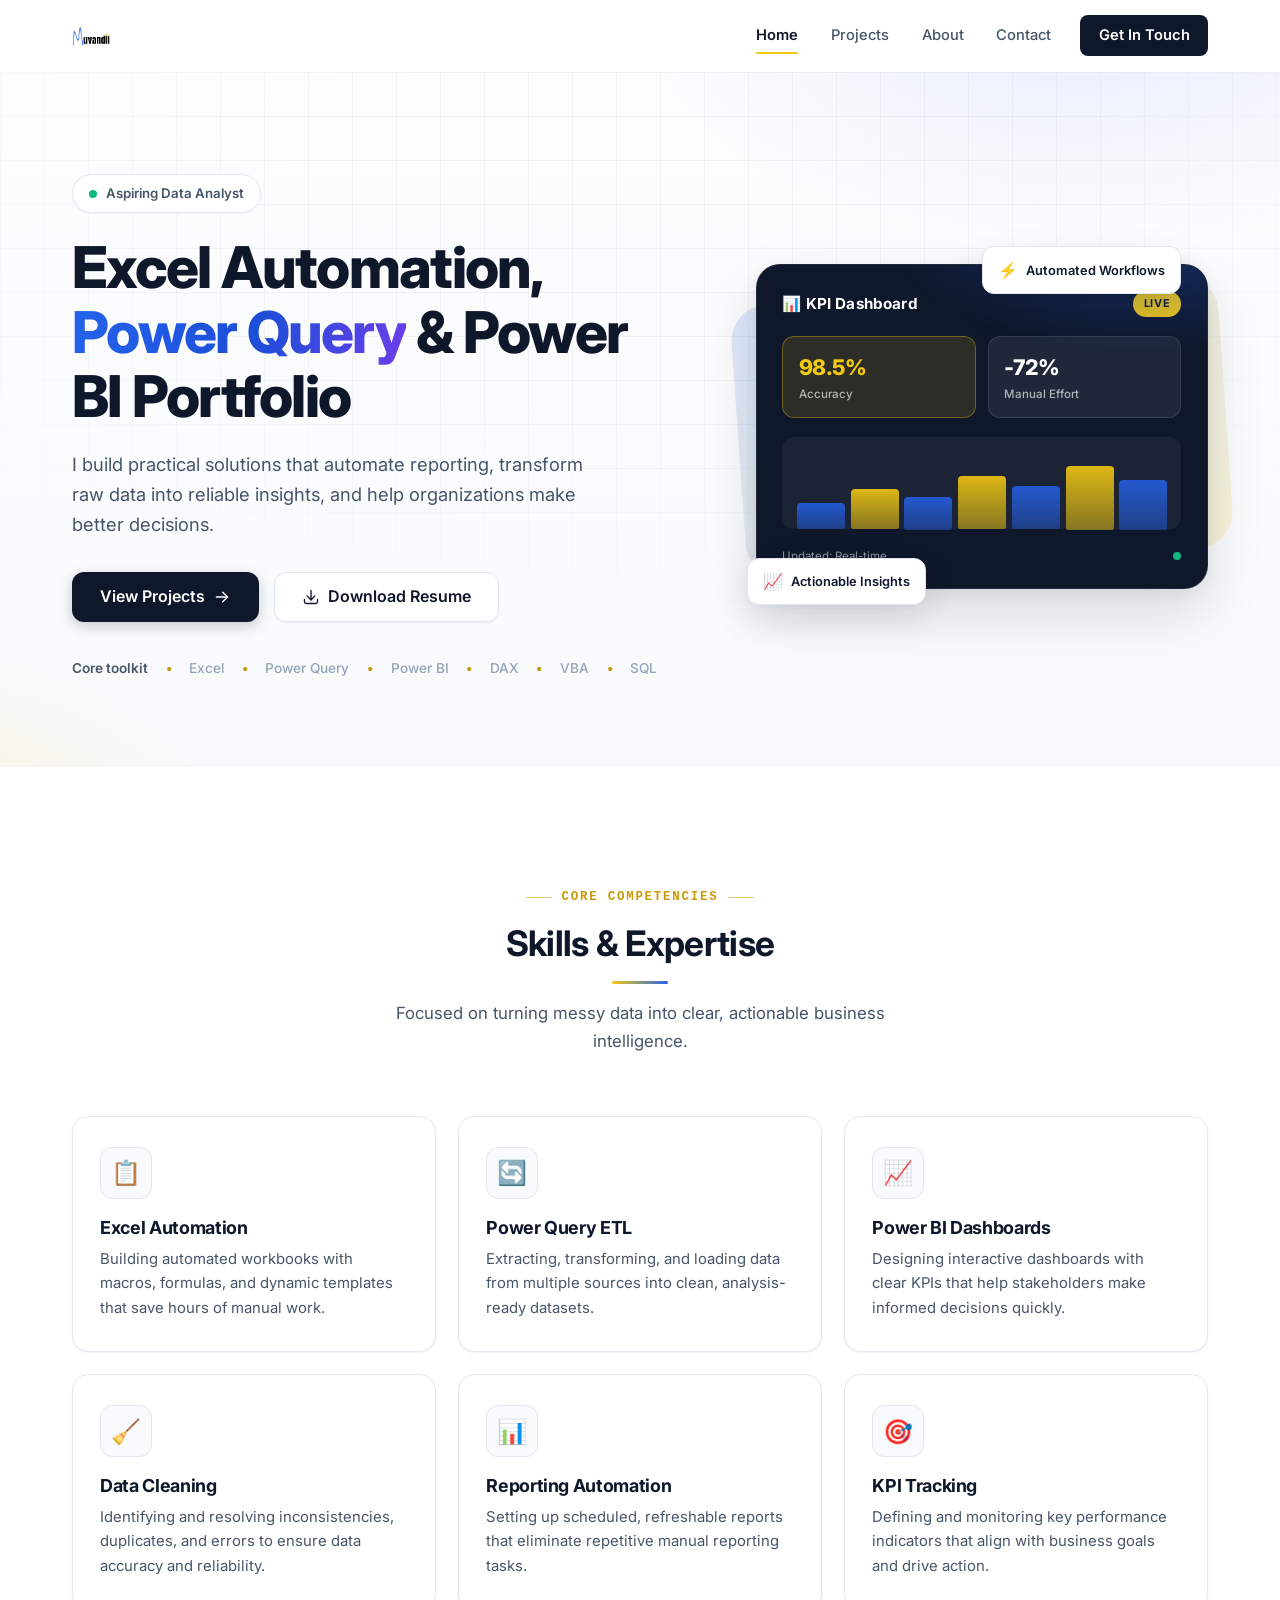
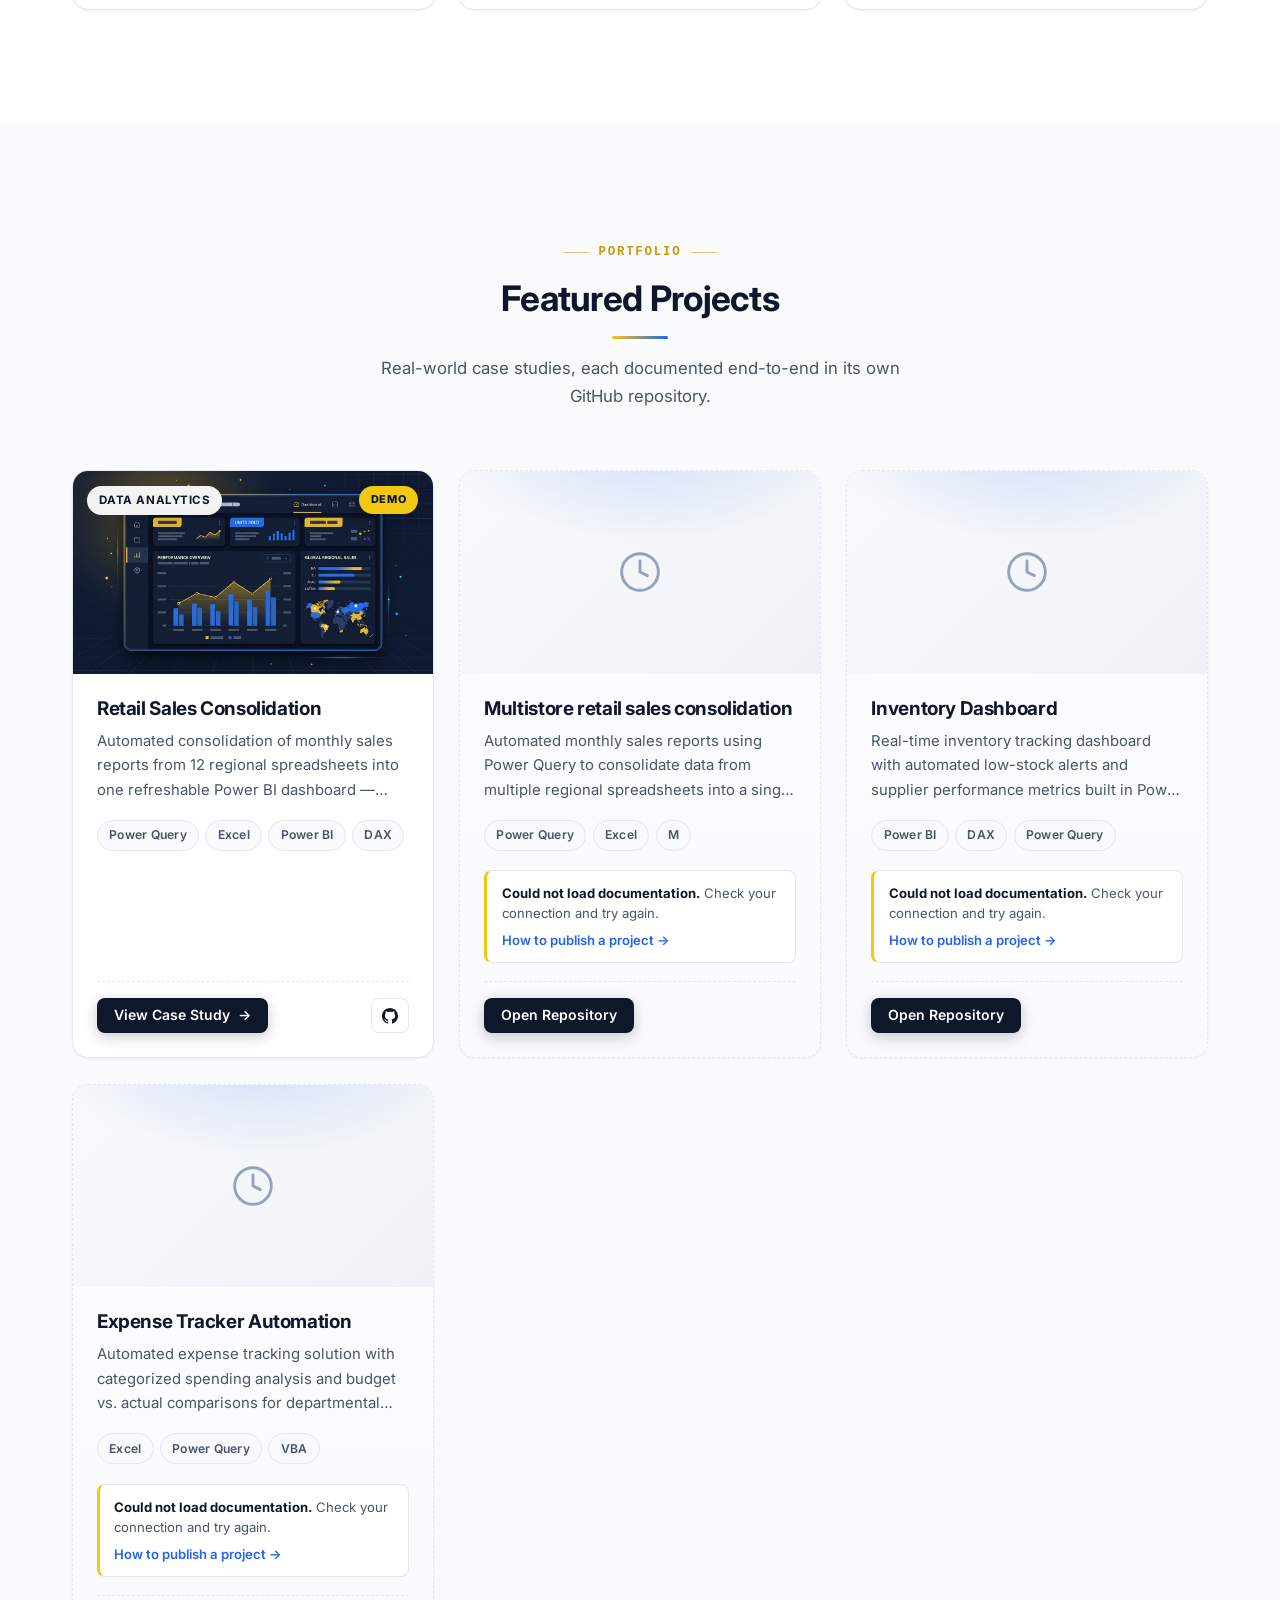
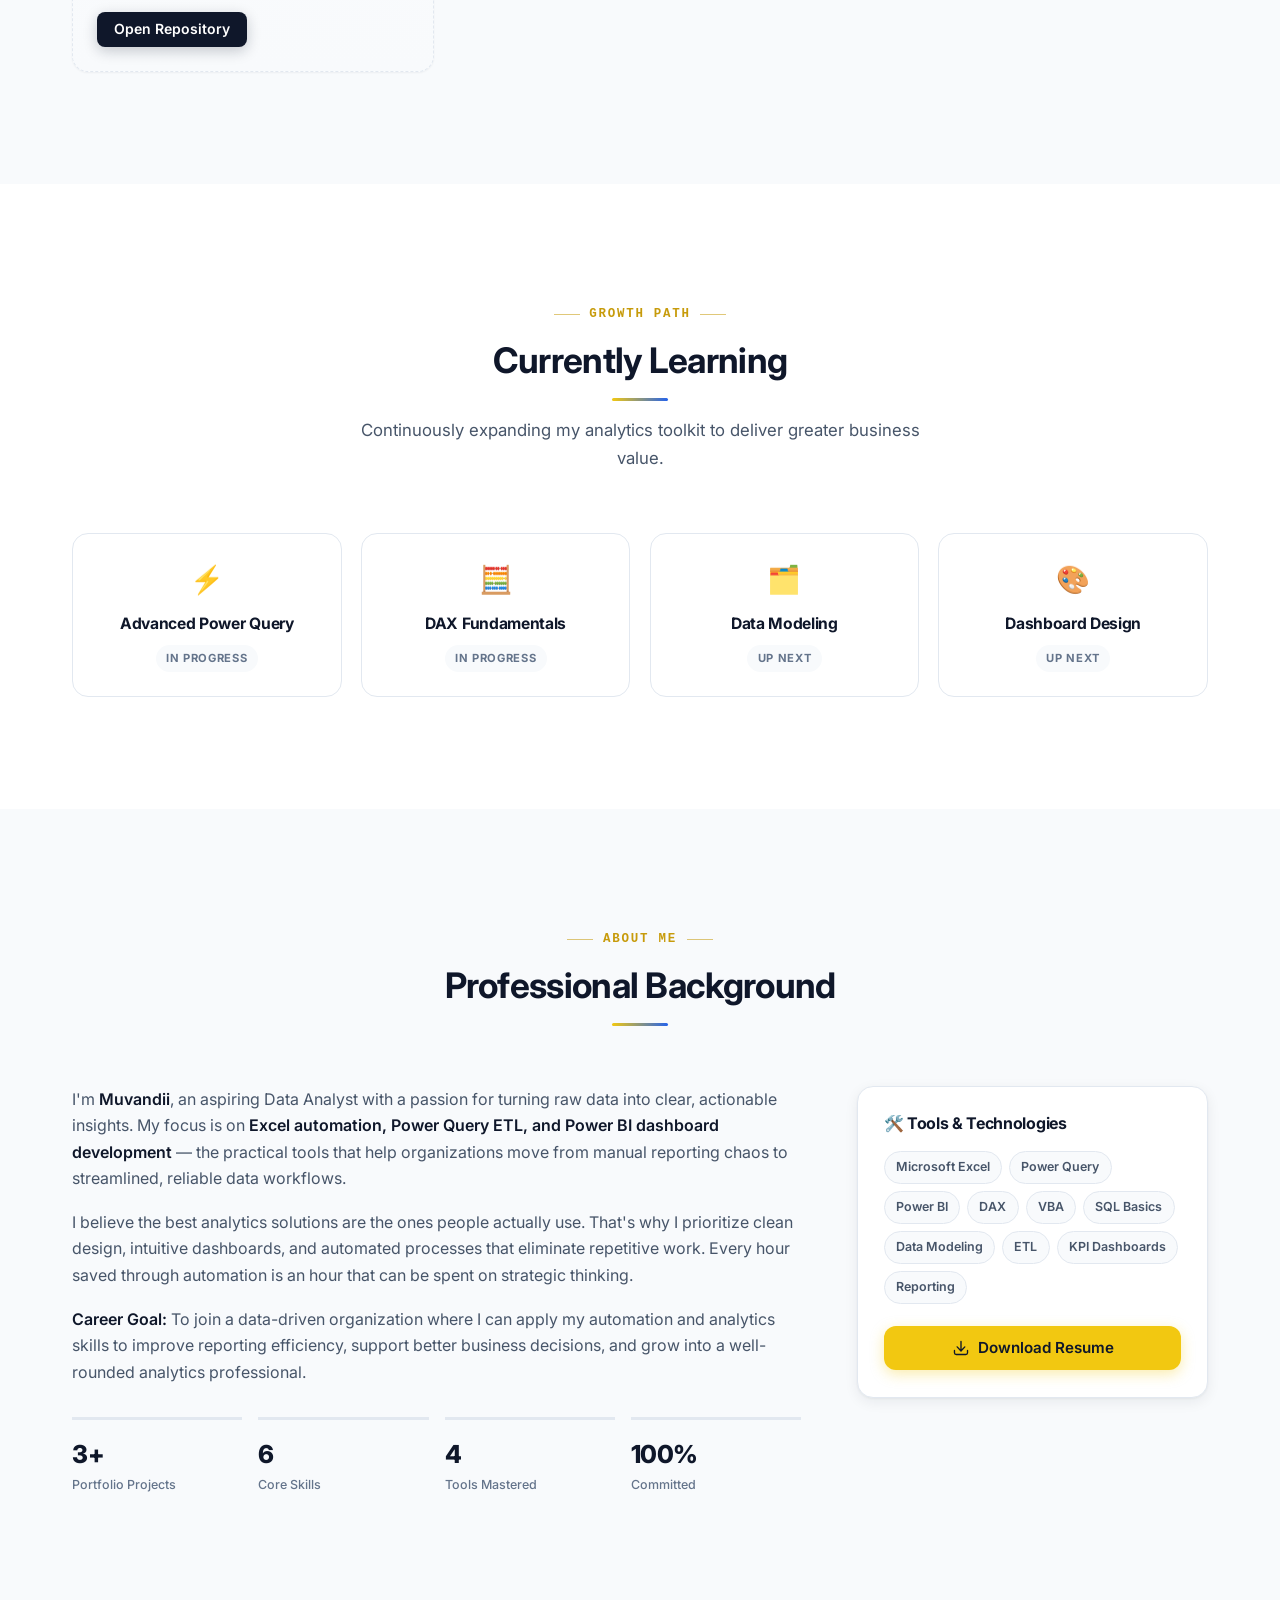
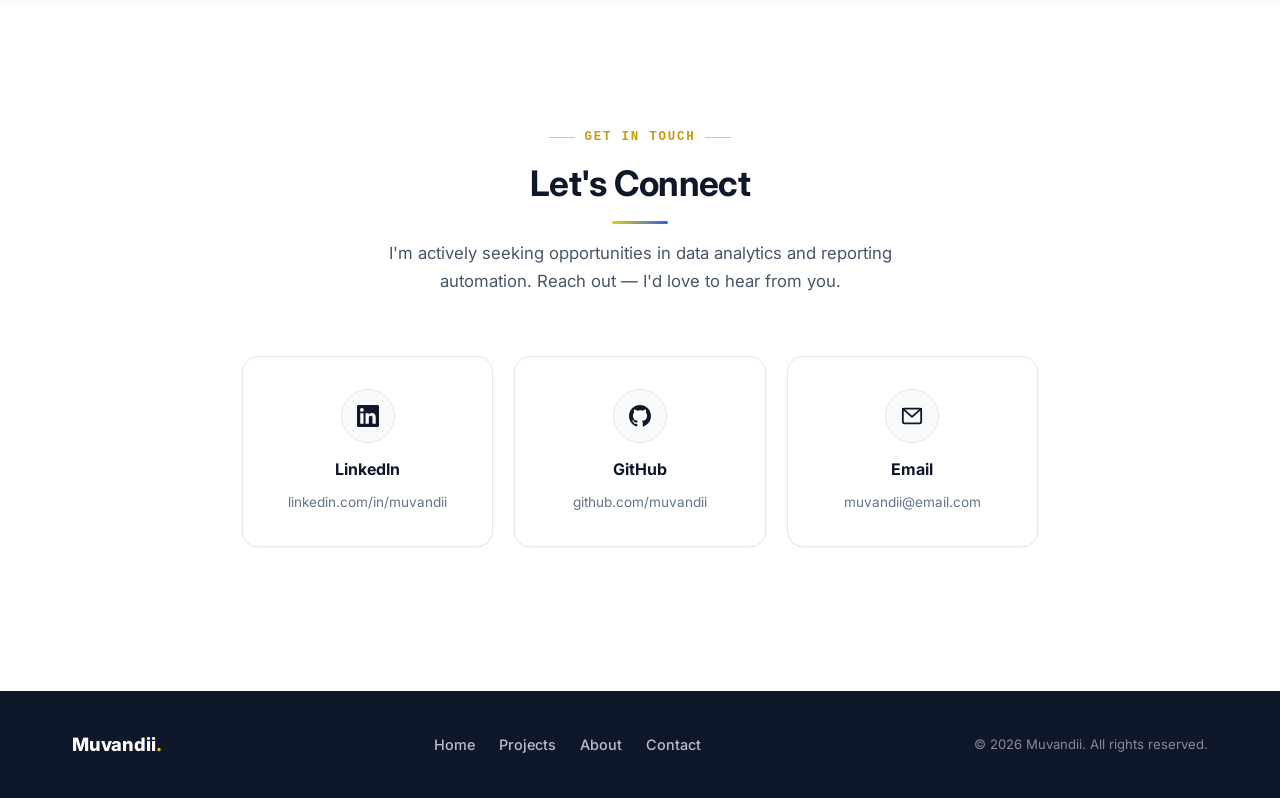
<file: index.html>
<!DOCTYPE html>
<html lang="en">
<head>
    <meta charset="UTF-8">
    <meta name="viewport" content="width=device-width, initial-scale=1.0">
    <meta name="description" content="Muvandii — Data Analyst portfolio specializing in Excel Automation, Power Query ETL, and Power BI dashboards. Practical reporting and analytics solutions with full case-study documentation.">
    <meta name="keywords" content="Data Analyst, Excel Automation, Power Query, Power BI, Portfolio, Reporting Automation, ETL, Dashboards, Case Studies, Muvandii">
    <meta name="author" content="Muvandii">
    <meta name="robots" content="index, follow">
    <meta property="og:title" content="Muvandii — Data Analyst Portfolio">
    <meta property="og:description" content="Excel Automation, Power Query &amp; Power BI portfolio. Practical solutions for reporting and data-driven decisions, documented end-to-end.">
    <meta property="og:type" content="website">
    <meta property="og:url" content="https://muvandii.github.io">
    <meta property="og:image" content="https://muvandii.github.io/assets/svgs/fullz.png">
    <meta name="twitter:card" content="summary_large_image">
    <meta name="twitter:title" content="Muvandii — Data Analyst Portfolio">
    <meta name="twitter:description" content="Excel Automation, Power Query &amp; Power BI portfolio. Practical solutions for reporting and data-driven decisions.">
    <title>Muvandii — Data Analyst Portfolio | Excel • Power Query • Power BI</title>

    <link rel="preconnect" href="https://fonts.googleapis.com">
    <link rel="preconnect" href="https://fonts.gstatic.com" crossorigin>
    <link href="https://fonts.googleapis.com/css2?family=Inter:wght@300;400;500;600;700;800;900&display=swap" rel="stylesheet">
    <link rel="icon" type="image/x-icon" href="./assets/svgs/mini.png">
    <link rel="stylesheet" href="assets/css/style.css">

    <script type="application/ld+json">
    {
      "@context": "https://schema.org",
      "@type": "Person",
      "name": "Muvandii",
      "url": "https://muvandii.github.io",
      "jobTitle": "Data Analyst",
      "knowsAbout": ["Excel Automation", "Power Query", "Power BI", "Data Cleaning", "Reporting Automation", "DAX", "SQL"],
      "sameAs": ["https://github.com/muvandii", "https://www.linkedin.com/in/muvandii"]
    }
    </script>
</head>
<body>
    <a href="#main-content" class="skip-link">Skip to main content</a>

    <!-- ======================= HEADER ======================= -->
    <header class="header" id="header" role="banner">
        <div class="header__inner">
            <a href="#" class="logo" aria-label="Muvandii — Home">
                <img src="assets/svgs/fullz.png" alt="Muvandii Logo" class="logo__image" width="120" height="80">
            </a>
            <nav class="nav" role="navigation" aria-label="Main navigation">
                <button class="nav__toggle" id="navToggle" aria-expanded="false" aria-controls="navList" aria-label="Toggle navigation menu">
                    <span class="nav__toggle-bar"></span>
                    <span class="nav__toggle-bar"></span>
                    <span class="nav__toggle-bar"></span>
                </button>
                <div class="nav__overlay" id="navOverlay"></div>
                <ul class="nav__list" id="navList" role="list">
                    <li><a href="#home" class="nav__link nav__link--active" data-section="home">Home</a></li>
                    <li><a href="#projects" class="nav__link" data-section="projects">Projects</a></li>
                    <li><a href="#about" class="nav__link" data-section="about">About</a></li>
                    <li><a href="#contact" class="nav__link" data-section="contact">Contact</a></li>
                    <li><a href="#contact" class="nav__link nav__link--cta">Get In Touch</a></li>
                </ul>
            </nav>
        </div>
    </header>

    <!-- ======================= MAIN ======================= -->
    <main id="main-content">

        <!-- Hero -->
        <section class="hero" id="home" aria-labelledby="hero-headline">
            <div class="container">
                <div class="hero__inner">
                    <div class="hero__content">
                        <span class="hero__badge">
                            <span class="hero__badge-dot" aria-hidden="true"></span>
                            Aspiring Data Analyst
                        </span>
                        <h1 class="hero__title" id="hero-headline">
                            Excel Automation, <br><span class="hero__title-accent">Power Query</span> &amp; Power BI Portfolio
                        </h1>
                        <p class="hero__subtitle">
                            I build practical solutions that automate reporting, transform raw data into reliable insights, and help organizations make better decisions.
                        </p>
                        <div class="hero__actions">
                            <a href="#projects" class="btn btn--primary btn--lg">
                                View Projects
                                <svg class="btn__icon" viewBox="0 0 20 20" fill="currentColor" aria-hidden="true"><path fill-rule="evenodd" d="M3 10a.75.75 0 01.75-.75h10.638L10.23 5.29a.75.75 0 111.04-1.08l5.5 5.25a.75.75 0 010 1.08l-5.5 5.25a.75.75 0 11-1.04-1.08l4.158-3.96H3.75A.75.75 0 013 10z" clip-rule="evenodd"/></svg>
                            </a>
                            <a href="#about" class="btn btn--secondary btn--lg">
                                <svg class="btn__icon" viewBox="0 0 20 20" fill="currentColor" aria-hidden="true"><path d="M10.75 2.75a.75.75 0 00-1.5 0v8.614L6.295 8.235a.75.75 0 10-1.09 1.03l4.25 4.5a.75.75 0 001.09 0l4.25-4.5a.75.75 0 00-1.09-1.03l-2.955 3.129V2.75z"/><path d="M3.5 12.75a.75.75 0 00-1.5 0v2.5A2.75 2.75 0 004.75 18h10.5A2.75 2.75 0 0018 15.25v-2.5a.75.75 0 00-1.5 0v2.5c0 .69-.56 1.25-1.25 1.25H4.75c-.69 0-1.25-.56-1.25-1.25v-2.5z"/></svg>
                                Download Resume
                            </a>
                        </div>
                        <div class="hero__tech-strip" aria-label="Tools I work with">
                            <b>Core toolkit</b>
                            <span>Excel</span>
                            <span>Power Query</span>
                            <span>Power BI</span>
                            <span>DAX</span>
                            <span>VBA</span>
                            <span>SQL</span>
                        </div>
                    </div>

                    <div class="hero__visual" aria-hidden="true">
                        <div class="hero__dashboard-card">
                            <div class="dashboard-card__header">
                                <span class="dashboard-card__title">📊 KPI Dashboard</span>
                                <span class="dashboard-card__badge">Live</span>
                            </div>
                            <div class="dashboard-card__kpis">
                                <div class="kpi-mini kpi-mini--highlight">
                                    <div class="kpi-mini__value">98.5%</div>
                                    <div class="kpi-mini__label">Accuracy</div>
                                </div>
                                <div class="kpi-mini">
                                    <div class="kpi-mini__value">-72%</div>
                                    <div class="kpi-mini__label">Manual Effort</div>
                                </div>
                            </div>
                            <div class="dashboard-card__chart-placeholder">
                                <div class="mini-bar"></div>
                                <div class="mini-bar"></div>
                                <div class="mini-bar"></div>
                                <div class="mini-bar"></div>
                                <div class="mini-bar"></div>
                                <div class="mini-bar"></div>
                                <div class="mini-bar"></div>
                            </div>
                            <div class="dashboard-card__footer">
                                <span class="dashboard-card__updated">Updated: Real-time</span>
                                <span class="dashboard-card__dot"></span>
                            </div>
                        </div>
                        <span class="hero__float hero__float--one"><span class="hero__float-icon">⚡</span> Automated Workflows</span>
                        <span class="hero__float hero__float--two"><span class="hero__float-icon">📈</span> Actionable Insights</span>
                    </div>
                </div>
            </div>
        </section>

        <!-- Skills -->
        <section class="section" aria-labelledby="skills-heading">
            <div class="container">
                <div class="section__header">
                    <span class="section__label">Core Competencies</span>
                    <h2 class="section__title" id="skills-heading">Skills &amp; Expertise</h2>
                    <div class="divider" aria-hidden="true"></div>
                    <p class="section__subtitle">Focused on turning messy data into clear, actionable business intelligence.</p>
                </div>
                <div class="skills__grid">
                    <div class="skill-card reveal">
                        <div class="skill-card__icon" aria-hidden="true">📋</div>
                        <h3 class="skill-card__title">Excel Automation</h3>
                        <p class="skill-card__desc">Building automated workbooks with macros, formulas, and dynamic templates that save hours of manual work.</p>
                    </div>
                    <div class="skill-card reveal" style="--reveal-delay: 60ms">
                        <div class="skill-card__icon" aria-hidden="true">🔄</div>
                        <h3 class="skill-card__title">Power Query ETL</h3>
                        <p class="skill-card__desc">Extracting, transforming, and loading data from multiple sources into clean, analysis-ready datasets.</p>
                    </div>
                    <div class="skill-card reveal" style="--reveal-delay: 120ms">
                        <div class="skill-card__icon" aria-hidden="true">📈</div>
                        <h3 class="skill-card__title">Power BI Dashboards</h3>
                        <p class="skill-card__desc">Designing interactive dashboards with clear KPIs that help stakeholders make informed decisions quickly.</p>
                    </div>
                    <div class="skill-card reveal" style="--reveal-delay: 0ms">
                        <div class="skill-card__icon" aria-hidden="true">🧹</div>
                        <h3 class="skill-card__title">Data Cleaning</h3>
                        <p class="skill-card__desc">Identifying and resolving inconsistencies, duplicates, and errors to ensure data accuracy and reliability.</p>
                    </div>
                    <div class="skill-card reveal" style="--reveal-delay: 60ms">
                        <div class="skill-card__icon" aria-hidden="true">📊</div>
                        <h3 class="skill-card__title">Reporting Automation</h3>
                        <p class="skill-card__desc">Setting up scheduled, refreshable reports that eliminate repetitive manual reporting tasks.</p>
                    </div>
                    <div class="skill-card reveal" style="--reveal-delay: 120ms">
                        <div class="skill-card__icon" aria-hidden="true">🎯</div>
                        <h3 class="skill-card__title">KPI Tracking</h3>
                        <p class="skill-card__desc">Defining and monitoring key performance indicators that align with business goals and drive action.</p>
                    </div>
                </div>
            </div>
        </section>

        <!-- Featured Projects -->
        <section class="section section--alt projects" id="projects" aria-labelledby="projects-heading">
            <div class="container">
                <div class="section__header">
                    <span class="section__label">Portfolio</span>
                    <h2 class="section__title" id="projects-heading">Featured Projects</h2>
                    <div class="divider" aria-hidden="true"></div>
                    <p class="section__subtitle">Real-world case studies, each documented end-to-end in its own GitHub repository.</p>
                </div>

                <div class="projects__grid" id="projectsGrid" aria-live="polite">
                    <!-- Static fallback (shown only when JavaScript is unavailable);
                         replaced with live content fetched from each project's repo. -->
                    <article class="project-card project-card--pending">
                        <div class="project-card__media project-card__media--placeholder">
                            <svg class="project-card__pending-icon" width="44" height="44" viewBox="0 0 24 24" fill="none" stroke="currentColor" stroke-width="1.6" stroke-linecap="round" stroke-linejoin="round" aria-hidden="true"><circle cx="12" cy="12" r="10"/><polyline points="12 6 12 12 16 14"/></svg>
                        </div>
                        <div class="project-card__body">
                            <h3 class="project-card__title">Sales Reporting Automation</h3>
                            <p class="project-card__summary">Automated monthly sales reports using Power Query to consolidate data from multiple regional spreadsheets into a single refreshable dashboard.</p>
                            <div class="project-card__tools">
                                <span class="tool-tag tool-tag--gold">Power Query</span>
                                <span class="tool-tag">Excel</span>
                                <span class="tool-tag tool-tag--blue">Power BI</span>
                            </div>
                            <div class="project-card__notice">Project cards load automatically from each repository&rsquo;s <code>documentation/project.md</code>. Enable JavaScript to view live case studies.</div>
                        </div>
                    </article>
                    <article class="project-card project-card--pending">
                        <div class="project-card__media project-card__media--placeholder">
                            <svg class="project-card__pending-icon" width="44" height="44" viewBox="0 0 24 24" fill="none" stroke="currentColor" stroke-width="1.6" stroke-linecap="round" stroke-linejoin="round" aria-hidden="true"><circle cx="12" cy="12" r="10"/><polyline points="12 6 12 12 16 14"/></svg>
                        </div>
                        <div class="project-card__body">
                            <h3 class="project-card__title">Inventory Dashboard</h3>
                            <p class="project-card__summary">Real-time inventory tracking dashboard with automated low-stock alerts and supplier performance metrics built in Power BI.</p>
                            <div class="project-card__tools">
                                <span class="tool-tag tool-tag--blue">Power BI</span>
                                <span class="tool-tag">DAX</span>
                                <span class="tool-tag tool-tag--gold">Power Query</span>
                            </div>
                            <div class="project-card__notice">Project cards load automatically from each repository&rsquo;s <code>documentation/project.md</code>. Enable JavaScript to view live case studies.</div>
                        </div>
                    </article>
                    <article class="project-card project-card--pending">
                        <div class="project-card__media project-card__media--placeholder">
                            <svg class="project-card__pending-icon" width="44" height="44" viewBox="0 0 24 24" fill="none" stroke="currentColor" stroke-width="1.6" stroke-linecap="round" stroke-linejoin="round" aria-hidden="true"><circle cx="12" cy="12" r="10"/><polyline points="12 6 12 12 16 14"/></svg>
                        </div>
                        <div class="project-card__body">
                            <h3 class="project-card__title">Expense Tracker Automation</h3>
                            <p class="project-card__summary">Automated expense tracking solution with categorized spending analysis and budget vs. actual comparisons for departmental cost control.</p>
                            <div class="project-card__tools">
                                <span class="tool-tag">Excel</span>
                                <span class="tool-tag tool-tag--gold">Power Query</span>
                                <span class="tool-tag">VBA</span>
                            </div>
                            <div class="project-card__notice">Project cards load automatically from each repository&rsquo;s <code>documentation/project.md</code>. Enable JavaScript to view live case studies.</div>
                        </div>
                    </article>
                </div>
            </div>
        </section>

        <!-- Learning Journey -->
        <section class="section" aria-labelledby="learning-heading">
            <div class="container">
                <div class="section__header">
                    <span class="section__label">Growth Path</span>
                    <h2 class="section__title" id="learning-heading">Currently Learning</h2>
                    <div class="divider" aria-hidden="true"></div>
                    <p class="section__subtitle">Continuously expanding my analytics toolkit to deliver greater business value.</p>
                </div>
                <div class="learning__grid">
                    <div class="learning-card reveal">
                        <span class="learning-card__icon" aria-hidden="true">⚡</span>
                        <h3 class="learning-card__title">Advanced Power Query</h3>
                        <span class="learning-card__status">In Progress</span>
                    </div>
                    <div class="learning-card reveal" style="--reveal-delay: 60ms">
                        <span class="learning-card__icon" aria-hidden="true">🧮</span>
                        <h3 class="learning-card__title">DAX Fundamentals</h3>
                        <span class="learning-card__status">In Progress</span>
                    </div>
                    <div class="learning-card reveal" style="--reveal-delay: 120ms">
                        <span class="learning-card__icon" aria-hidden="true">🗂️</span>
                        <h3 class="learning-card__title">Data Modeling</h3>
                        <span class="learning-card__status">Up Next</span>
                    </div>
                    <div class="learning-card reveal" style="--reveal-delay: 180ms">
                        <span class="learning-card__icon" aria-hidden="true">🎨</span>
                        <h3 class="learning-card__title">Dashboard Design</h3>
                        <span class="learning-card__status">Up Next</span>
                    </div>
                </div>
            </div>
        </section>

        <!-- About -->
        <section class="section section--alt about" id="about" aria-labelledby="about-heading">
            <div class="container">
                <div class="section__header">
                    <span class="section__label">About Me</span>
                    <h2 class="section__title" id="about-heading">Professional Background</h2>
                    <div class="divider" aria-hidden="true"></div>
                </div>
                <div class="about__inner">
                    <div class="about__bio">
                        <p>
                            I'm <strong>Muvandii</strong>, an aspiring Data Analyst with a passion for turning raw data into clear, actionable insights. My focus is on <strong>Excel automation, Power Query ETL, and Power BI dashboard development</strong> — the practical tools that help organizations move from manual reporting chaos to streamlined, reliable data workflows.
                        </p>
                        <p>
                            I believe the best analytics solutions are the ones people actually use. That's why I prioritize clean design, intuitive dashboards, and automated processes that eliminate repetitive work. Every hour saved through automation is an hour that can be spent on strategic thinking.
                        </p>
                        <p>
                            <strong>Career Goal:</strong> To join a data-driven organization where I can apply my automation and analytics skills to improve reporting efficiency, support better business decisions, and grow into a well-rounded analytics professional.
                        </p>
                        <div class="about__highlights">
                            <div class="highlight-stat">
                                <div class="highlight-stat__number">3+</div>
                                <div class="highlight-stat__label">Portfolio Projects</div>
                            </div>
                            <div class="highlight-stat">
                                <div class="highlight-stat__number">6</div>
                                <div class="highlight-stat__label">Core Skills</div>
                            </div>
                            <div class="highlight-stat">
                                <div class="highlight-stat__number">4</div>
                                <div class="highlight-stat__label">Tools Mastered</div>
                            </div>
                            <div class="highlight-stat">
                                <div class="highlight-stat__number">100%</div>
                                <div class="highlight-stat__label">Committed</div>
                            </div>
                        </div>
                    </div>
                    <aside class="about__sidebar" aria-label="Skills and resume download">
                        <h4 class="about__sidebar-title">🛠️ Tools &amp; Technologies</h4>
                        <div class="about__tool-list">
                            <span class="about__tool-tag">Microsoft Excel</span>
                            <span class="about__tool-tag">Power Query</span>
                            <span class="about__tool-tag">Power BI</span>
                            <span class="about__tool-tag">DAX</span>
                            <span class="about__tool-tag">VBA</span>
                            <span class="about__tool-tag">SQL Basics</span>
                            <span class="about__tool-tag">Data Modeling</span>
                            <span class="about__tool-tag">ETL</span>
                            <span class="about__tool-tag">KPI Dashboards</span>
                            <span class="about__tool-tag">Reporting</span>
                        </div>
                        <a href="#" class="btn btn--gold about__resume-btn" aria-label="Download Muvandii's resume (PDF)">
                            <svg class="btn__icon" viewBox="0 0 20 20" fill="currentColor" aria-hidden="true"><path d="M10.75 2.75a.75.75 0 00-1.5 0v8.614L6.295 8.235a.75.75 0 10-1.09 1.03l4.25 4.5a.75.75 0 001.09 0l4.25-4.5a.75.75 0 00-1.09-1.03l-2.955 3.129V2.75z"/><path d="M3.5 12.75a.75.75 0 00-1.5 0v2.5A2.75 2.75 0 004.75 18h10.5A2.75 2.75 0 0018 15.25v-2.5a.75.75 0 00-1.5 0v2.5c0 .69-.56 1.25-1.25 1.25H4.75c-.69 0-1.25-.56-1.25-1.25v-2.5z"/></svg>
                            Download Resume
                        </a>
                    </aside>
                </div>
            </div>
        </section>

        <!-- Contact -->
        <section class="section contact" id="contact" aria-labelledby="contact-heading">
            <div class="container container--narrow">
                <div class="section__header">
                    <span class="section__label">Get In Touch</span>
                    <h2 class="section__title" id="contact-heading">Let's Connect</h2>
                    <div class="divider" aria-hidden="true"></div>
                    <p class="section__subtitle">I'm actively seeking opportunities in data analytics and reporting automation. Reach out — I'd love to hear from you.</p>
                </div>
                <div class="contact__cards">
                    <a href="https://www.linkedin.com/" target="_blank" rel="noopener noreferrer" class="contact-card contact-card--linkedin" aria-label="Connect with Muvandii on LinkedIn">
                        <span class="contact-card__icon" aria-hidden="true">
                            <svg width="22" height="22" viewBox="0 0 24 24" fill="currentColor"><path d="M20.447 20.452h-3.554v-5.569c0-1.328-.027-3.037-1.852-3.037-1.853 0-2.136 1.445-2.136 2.939v5.667H9.351V9h3.414v1.561h.046c.477-.9 1.637-1.85 3.37-1.85 3.601 0 4.267 2.37 4.267 5.455v6.286zM5.337 7.433a2.062 2.062 0 01-2.063-2.065 2.064 2.064 0 112.063 2.065zm1.782 13.019H3.555V9h3.564v11.452zM22.225 0H1.771C.792 0 0 .774 0 1.729v20.542C0 23.227.792 24 1.771 24h20.451C23.2 24 24 23.227 24 22.271V1.729C24 .774 23.2 0 22.222 0h.003z"/></svg>
                        </span>
                        <span class="contact-card__label">LinkedIn</span>
                        <span class="contact-card__value">linkedin.com/in/muvandii</span>
                    </a>
                    <a href="https://github.com/muvandii" target="_blank" rel="noopener noreferrer" class="contact-card contact-card--github" aria-label="View Muvandii's GitHub profile">
                        <span class="contact-card__icon" aria-hidden="true">
                            <svg width="22" height="22" viewBox="0 0 24 24" fill="currentColor"><path d="M12 0C5.374 0 0 5.373 0 12c0 5.302 3.438 9.8 8.207 11.387.599.111.793-.261.793-.577v-2.234c-3.338.726-4.033-1.416-4.033-1.416-.546-1.387-1.333-1.756-1.333-1.756-1.089-.745.083-.729.083-.729 1.205.084 1.839 1.237 1.839 1.237 1.07 1.834 2.807 1.304 3.492.997.107-.775.418-1.305.762-1.604-2.665-.305-5.467-1.334-5.467-5.931 0-1.311.469-2.381 1.236-3.221-.124-.303-.535-1.524.117-3.176 0 0 1.008-.322 3.301 1.23A11.509 11.509 0 0112 5.803c1.02.005 2.047.138 3.006.404 2.291-1.552 3.297-1.23 3.297-1.23.653 1.653.242 2.874.118 3.176.77.84 1.235 1.911 1.235 3.221 0 4.609-2.807 5.624-5.479 5.921.43.372.823 1.102.823 2.222v3.293c0 .319.192.694.801.576C20.566 21.797 24 17.3 24 12c0-6.627-5.373-12-12-12z"/></svg>
                        </span>
                        <span class="contact-card__label">GitHub</span>
                        <span class="contact-card__value">github.com/muvandii</span>
                    </a>
                    <a href="mailto:muvandii@email.com" class="contact-card contact-card--email" aria-label="Send email to Muvandii">
                        <span class="contact-card__icon" aria-hidden="true">
                            <svg width="22" height="22" viewBox="0 0 24 24" fill="none" stroke="currentColor" stroke-width="2" stroke-linecap="round" stroke-linejoin="round"><rect x="2" y="4" width="20" height="16" rx="2"/><path d="M22 4L12 13 2 4"/></svg>
                        </span>
                        <span class="contact-card__label">Email</span>
                        <span class="contact-card__value">muvandii@email.com</span>
                    </a>
                </div>
            </div>
        </section>
    </main>

    <!-- ======================= FOOTER ======================= -->
    <footer class="footer" role="contentinfo">
        <div class="footer__inner">
            <span class="footer__logo-text">Muvandii<em>.</em></span>
            <div class="footer__links">
                <a href="#home" class="footer__link">Home</a>
                <a href="#projects" class="footer__link">Projects</a>
                <a href="#about" class="footer__link">About</a>
                <a href="#contact" class="footer__link">Contact</a>
            </div>
            <span class="footer__copyright">&copy; <time id="footerYear" datetime="2026">2026</time> Muvandii. All rights reserved.</span>
        </div>
    </footer>

    <!-- Back to Top -->
    <button class="back-to-top" id="backToTop" aria-label="Back to top" title="Back to top">
        <svg width="18" height="18" viewBox="0 0 20 20" fill="currentColor" aria-hidden="true"><path fill-rule="evenodd" d="M9.47 6.47a.75.75 0 011.06 0l4.25 4.25a.75.75 0 11-1.06 1.06L10 8.06l-3.72 3.72a.75.75 0 01-1.06-1.06l4.25-4.25z" clip-rule="evenodd"/></svg>
    </button>

    <script src="assets/js/site.js"></script>
    <script src="assets/js/index.js"></script>
</body>
</html>
</file>
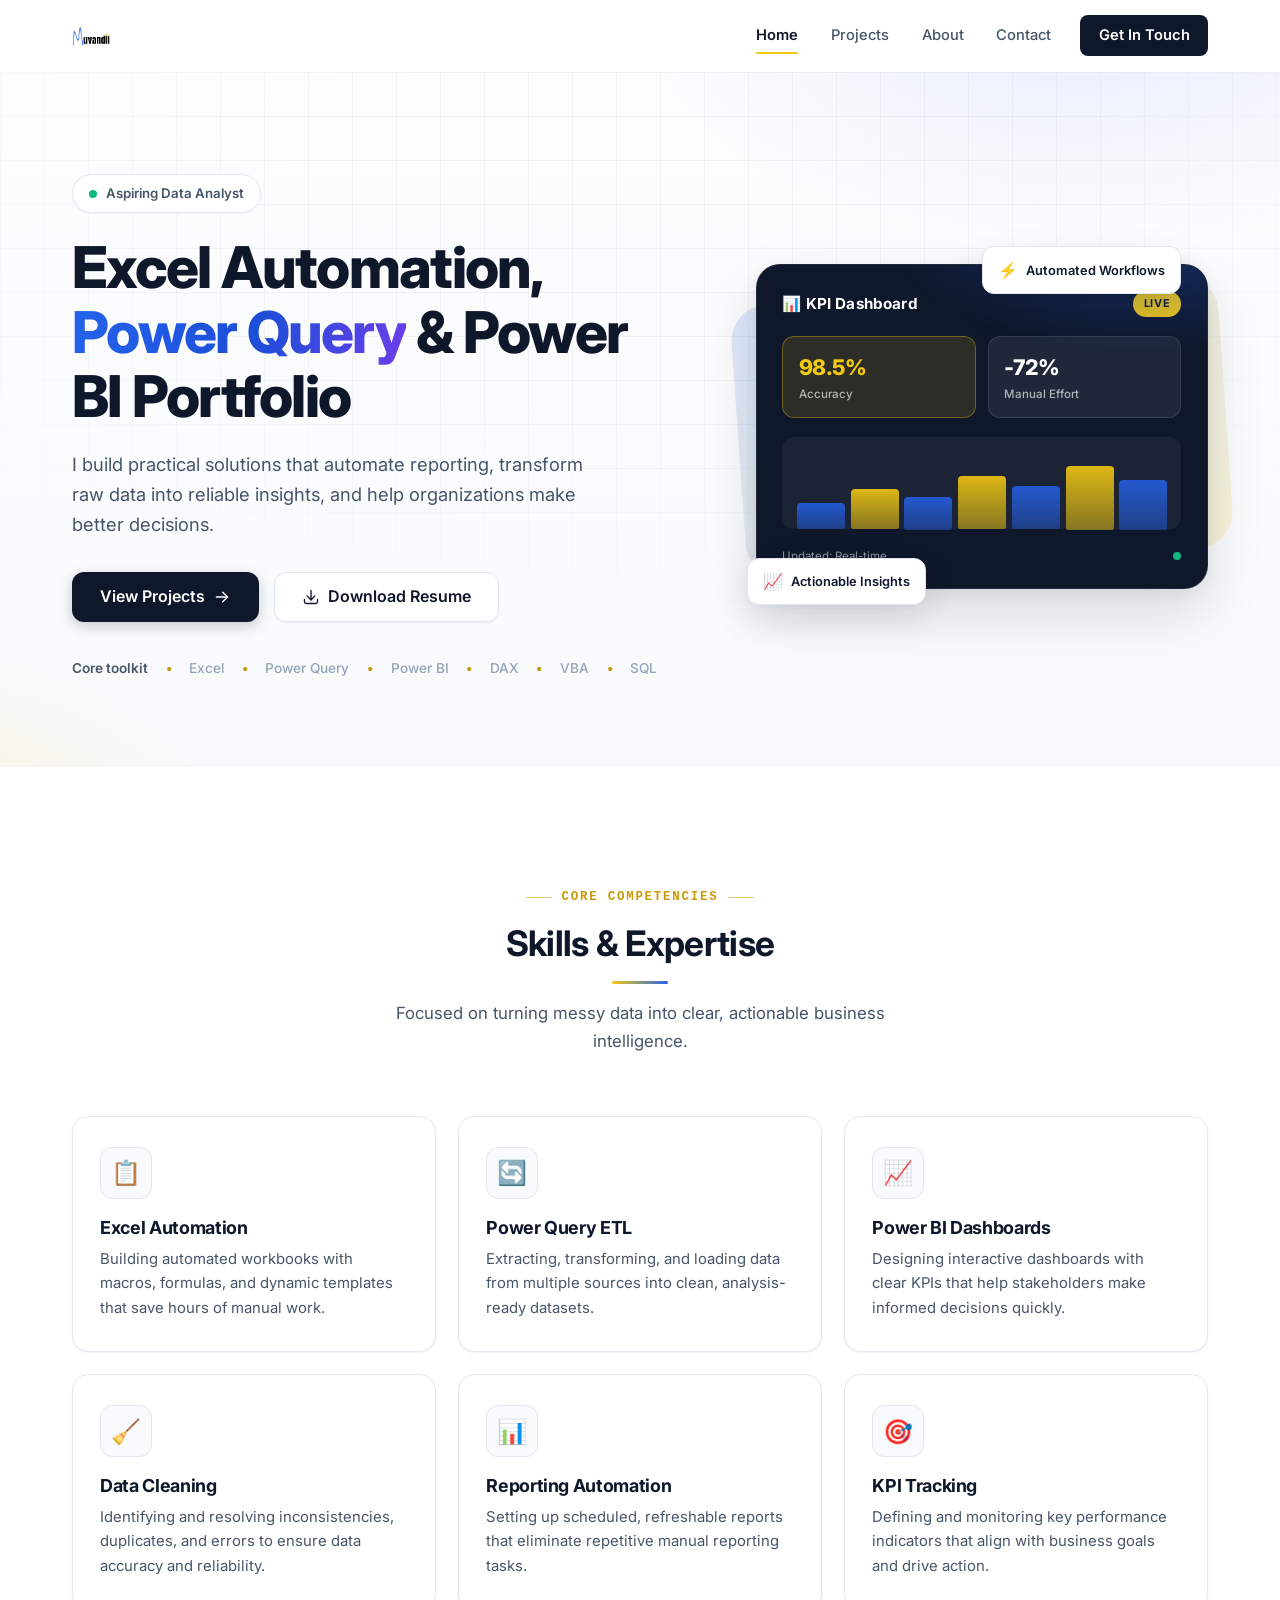
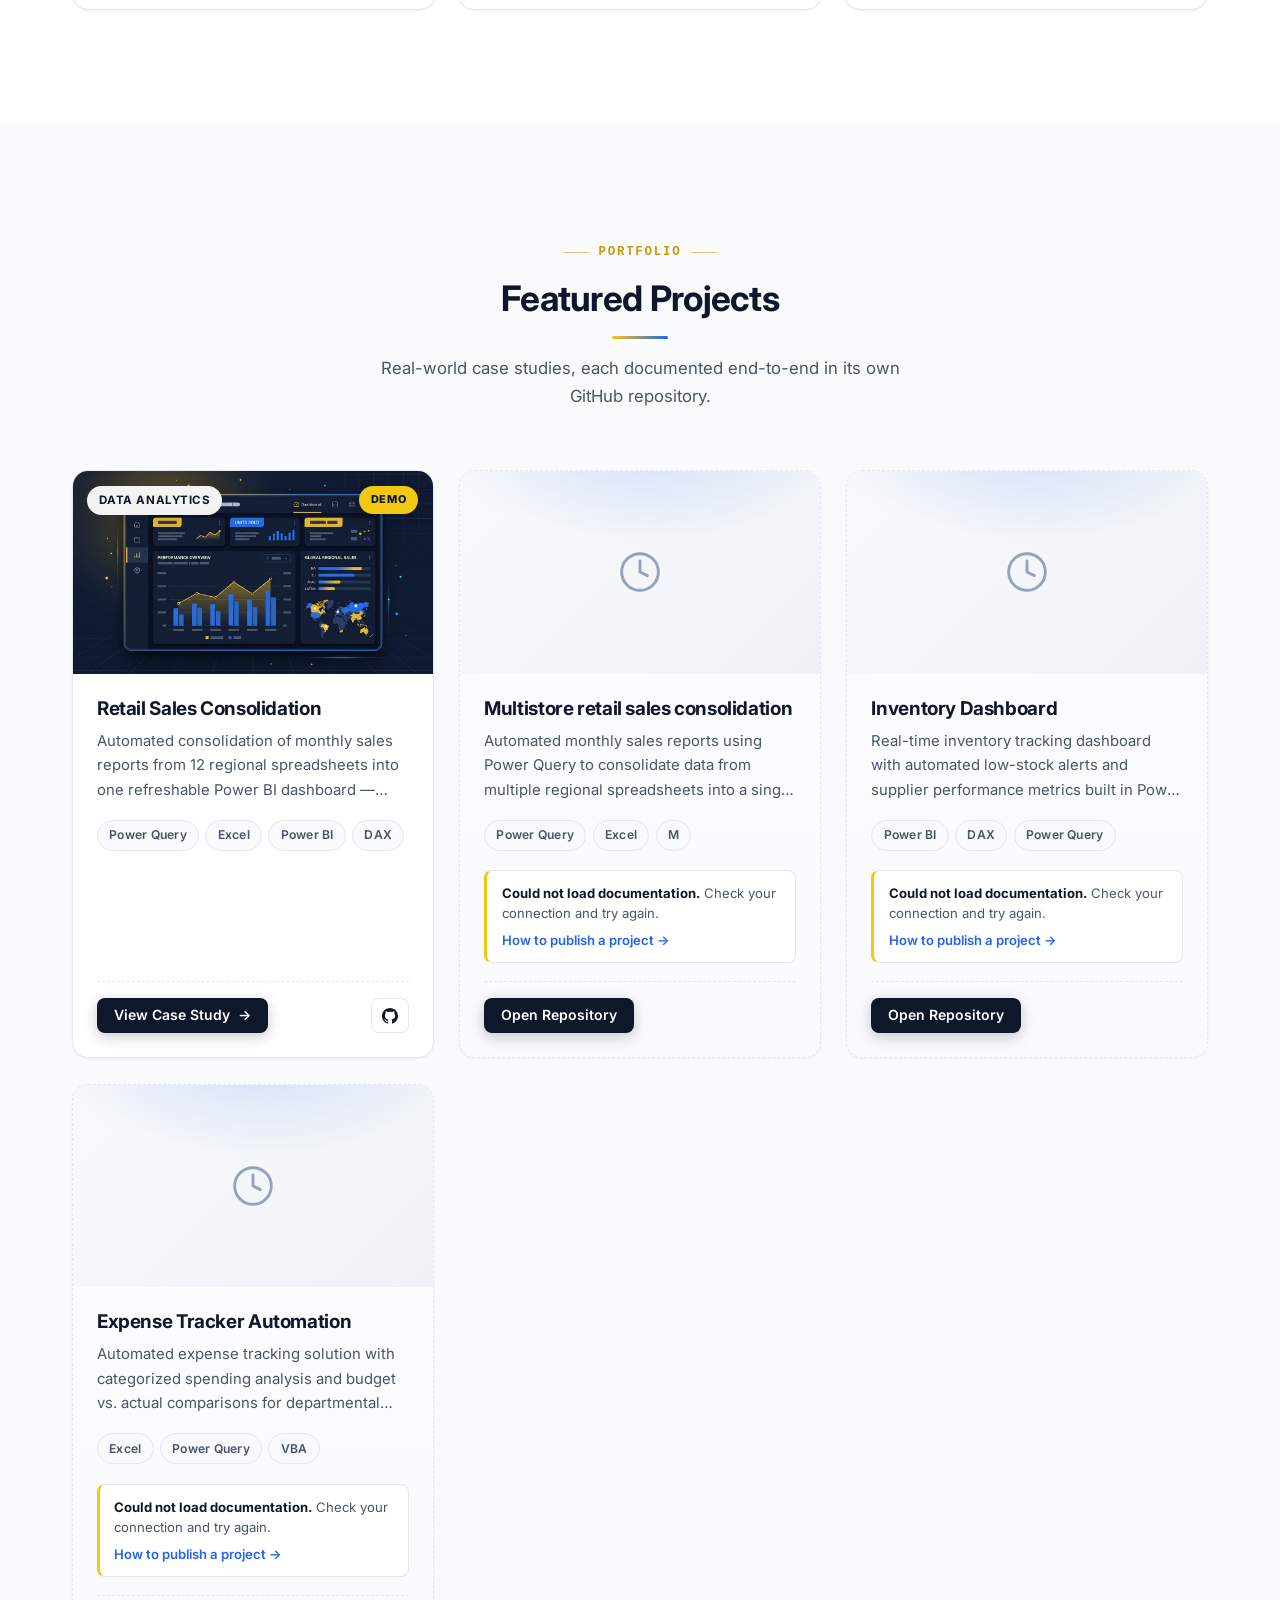
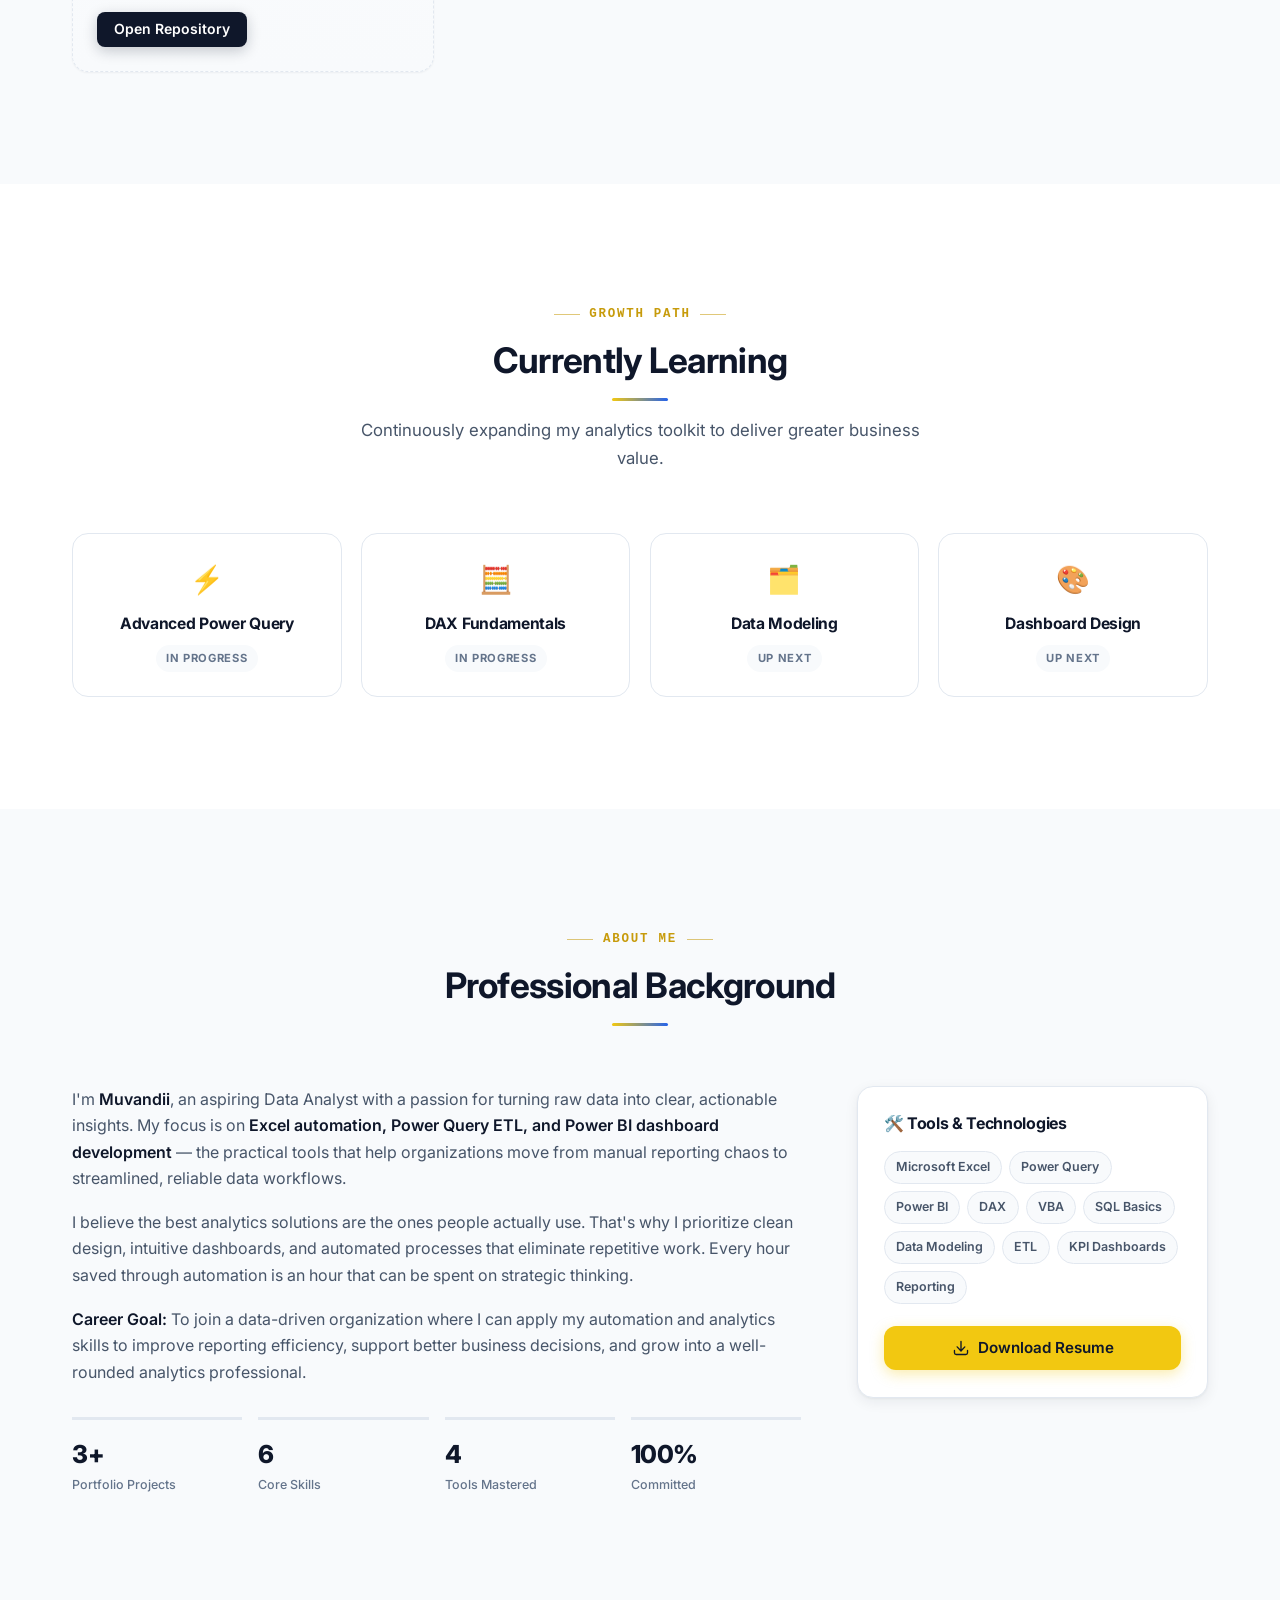
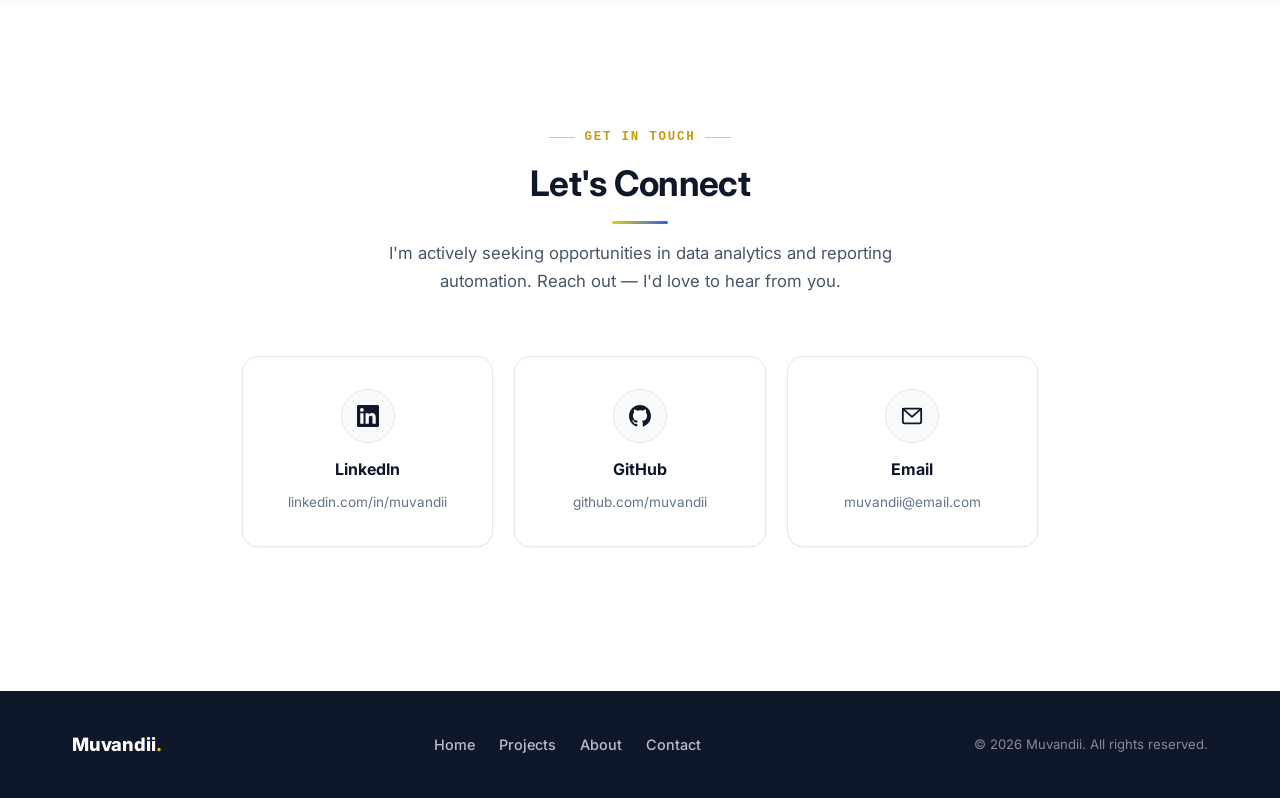
<file: project.html>
<!DOCTYPE html>
<html lang="en">
<head>
    <meta charset="UTF-8">
    <meta name="viewport" content="width=device-width, initial-scale=1.0">
    <meta name="description" content="Muvandii — Data Analyst portfolio. In-depth case study with full project documentation and module walkthrough.">
    <meta name="author" content="Muvandii">
    <meta name="robots" content="index, follow">
    <meta property="og:type" content="article">
    <meta property="og:site_name" content="Muvandii — Data Analyst Portfolio">
    <meta property="og:title" content="Project Case Study — Muvandii Portfolio">
    <meta property="og:description" content="In-depth project case study with documentation, architecture and modules.">
    <meta name="twitter:card" content="summary_large_image">
    <title>Project Case Study — Muvandii Portfolio</title>

    <link rel="preconnect" href="https://fonts.googleapis.com">
    <link rel="preconnect" href="https://fonts.gstatic.com" crossorigin>
    <link href="https://fonts.googleapis.com/css2?family=Inter:wght@300;400;500;600;700;800;900&display=swap" rel="stylesheet">
    <link rel="icon" type="image/x-icon" href="./assets/svgs/mini.png">
    <link rel="stylesheet" href="assets/css/style.css">
</head>
<body>
    <a href="#main-content" class="skip-link">Skip to main content</a>

    <!-- ======================= HEADER ======================= -->
    <header class="header" id="header" role="banner">
        <div class="header__inner">
            <a href="index.html" class="logo" aria-label="Muvandii — Home">
                <img src="assets/svgs/fullz.png" alt="Muvandii Logo" class="logo__image" width="120" height="80">
            </a>
            <nav class="nav" role="navigation" aria-label="Main navigation">
                <button class="nav__toggle" id="navToggle" aria-expanded="false" aria-controls="navList" aria-label="Toggle navigation menu">
                    <span class="nav__toggle-bar"></span>
                    <span class="nav__toggle-bar"></span>
                    <span class="nav__toggle-bar"></span>
                </button>
                <div class="nav__overlay" id="navOverlay"></div>
                <ul class="nav__list" id="navList" role="list">
                    <li><a href="index.html#home" class="nav__link" data-section="home">Home</a></li>
                    <li><a href="index.html#projects" class="nav__link nav__link--active" data-section="projects">Projects</a></li>
                    <li><a href="index.html#about" class="nav__link" data-section="about">About</a></li>
                    <li><a href="index.html#contact" class="nav__link" data-section="contact">Contact</a></li>
                    <li><a href="index.html#contact" class="nav__link nav__link--cta">Get In Touch</a></li>
                </ul>
            </nav>
        </div>
    </header>

    <main id="main-content">
        <!-- Breadcrumb -->
        <div class="container">
            <nav class="project-breadcrumb" aria-label="Breadcrumb">
                <a href="index.html">Home</a><span class="sep">/</span>
                <a href="index.html#projects">Projects</a><span class="sep">/</span>
                <span id="breadcrumbCurrent">Case Study</span>
            </nav>
        </div>

        <!-- Case study hero (filled by JS from project.md frontmatter) -->
        <section class="case-hero" aria-labelledby="caseTitle">
            <div class="container">
                <div class="case-hero__inner">
                    <div id="caseHeroContent">
                        <div class="case-hero__badges" id="caseHeroBadges"></div>
                        <h1 class="case-hero__title" id="caseTitle">Loading project…</h1>
                        <p class="case-hero__summary" id="caseSummary">Fetching documentation from the project repository.</p>
                        <div class="case-hero__tools" id="caseTools"></div>
                        <div class="case-hero__actions" id="caseActions"></div>
                    </div>
                    <div id="caseHeroCover"></div>
                </div>
            </div>
        </section>

        <!-- In-page sub navigation (built by JS) -->
        <nav class="subnav" id="subnav" aria-label="On this page"></nav>

        <div class="container">
            <div class="case-layout">
                <!-- Main content -->
                <div class="case-content">
                    <div id="caseStatus"></div>
                    <div class="md-body" id="caseBody"></div>
                    <div id="modulesSection"></div>
                    <div id="relatedSection"></div>
                </div>

                <!-- Sticky table of contents (desktop) -->
                <aside class="case-toc" id="caseToc" aria-label="Table of contents"></aside>
            </div>
        </div>
    </main>

    <!-- ======================= FOOTER ======================= -->
    <footer class="footer" role="contentinfo">
        <div class="footer__inner">
            <span class="footer__logo-text">Muvandii<em>.</em></span>
            <div class="footer__links">
                <a href="index.html#home" class="footer__link">Home</a>
                <a href="index.html#projects" class="footer__link">Projects</a>
                <a href="index.html#about" class="footer__link">About</a>
                <a href="index.html#contact" class="footer__link">Contact</a>
            </div>
            <span class="footer__copyright">&copy; <time id="footerYear" datetime="2026">2026</time> Muvandii. All rights reserved.</span>
        </div>
    </footer>

    <!-- Back to Top -->
    <button class="back-to-top" id="backToTop" aria-label="Back to top" title="Back to top">
        <svg width="18" height="18" viewBox="0 0 20 20" fill="currentColor" aria-hidden="true"><path fill-rule="evenodd" d="M9.47 6.47a.75.75 0 011.06 0l4.25 4.25a.75.75 0 11-1.06 1.06L10 8.06l-3.72 3.72a.75.75 0 01-1.06-1.06l4.25-4.25z" clip-rule="evenodd"/></svg>
    </button>

    <script src="assets/vendor/marked.umd.js"></script>
    <script src="assets/vendor/purify.min.js"></script>
    <script src="assets/js/site.js"></script>
    <script src="assets/js/project.js"></script>
</body>
</html>
</file>
<file: assets/css/style.css>
/* ==========================================================================
   Muvandii Portfolio — Design System
   Shared stylesheet for index.html, project.html and 404.html
   Palette: navy / gold / blue on white. Font: Inter.
   ========================================================================== */

/* ============================ 1. TOKENS ============================ */
:root {
  /* colors */
  --color-navy: #0F172A;
  --color-navy-light: #1E293B;
  --color-navy-lighter: #334155;
  --color-gold: #F2C811;
  --color-gold-dark: #C79B0B;
  --color-gold-light: #FEF3C7;
  --color-blue: #2563EB;
  --color-blue-dark: #1D4ED8;
  --color-blue-light: #DBEAFE;
  --color-slate: #475569;
  --color-slate-light: #64748B;
  --color-slate-lighter: #94A3B8;
  --color-light-gray: #F8FAFC;
  --color-off-white: #F1F5F9;
  --color-border: #E2E8F0;
  --color-white: #FFFFFF;
  --color-text-primary: #0F172A;
  --color-text-secondary: #475569;
  --color-text-tertiary: #64748B;
  --color-success: #10B981;
  --color-success-light: #D1FAE5;
  --color-danger: #DC2626;
  --color-danger-light: #FEE2E2;

  /* typography */
  --font-primary: 'Inter', -apple-system, BlinkMacSystemFont, 'Segoe UI', Roboto, Oxygen, Ubuntu, sans-serif;
  --font-mono: 'SF Mono', 'Fira Code', 'Fira Mono', 'Roboto Mono', 'Consolas', monospace;

  /* elevation */
  --shadow-sm: 0 1px 2px rgba(15, 23, 42, 0.05);
  --shadow-md: 0 4px 14px rgba(15, 23, 42, 0.07), 0 1px 3px rgba(15, 23, 42, 0.05);
  --shadow-lg: 0 14px 36px rgba(15, 23, 42, 0.10), 0 2px 6px rgba(15, 23, 42, 0.04);
  --shadow-xl: 0 24px 56px rgba(15, 23, 42, 0.14), 0 4px 14px rgba(15, 23, 42, 0.06);

  /* shape */
  --radius-sm: 8px;
  --radius-md: 12px;
  --radius-lg: 16px;
  --radius-xl: 24px;
  --radius-full: 9999px;

  /* motion */
  --transition-fast: 150ms cubic-bezier(0.4, 0, 0.2, 1);
  --transition-smooth: 250ms cubic-bezier(0.4, 0, 0.2, 1);
  --transition-bounce: 350ms cubic-bezier(0.34, 1.56, 0.64, 1);

  /* layout */
  --max-width: 1200px;
  --max-width-narrow: 860px;
  --nav-height: 72px;
  --subnav-height: 56px;
  --section-pad: clamp(4rem, 9vw, 7rem);
}

/* ============================ 2. RESET & BASE ============================ */
*,
*::before,
*::after {
  box-sizing: border-box;
  margin: 0;
  padding: 0;
}

html {
  scroll-behavior: smooth;
  -webkit-text-size-adjust: 100%;
  font-size: 16px;
  scroll-padding-top: calc(var(--nav-height) + 12px);
}

body {
  font-family: var(--font-primary);
  font-weight: 400;
  line-height: 1.65;
  color: var(--color-text-primary);
  background-color: var(--color-white);
  -webkit-font-smoothing: antialiased;
  -moz-osx-font-smoothing: grayscale;
  overflow-x: hidden;
  min-height: 100vh;
}

img,
svg {
  display: block;
  max-width: 100%;
}

a {
  color: var(--color-blue);
  text-decoration: none;
  transition: color var(--transition-fast);
}

a:hover {
  color: var(--color-blue-dark);
}

code,
kbd,
pre {
  font-family: var(--font-mono);
  font-size: 0.9em;
}

::selection {
  background: var(--color-gold);
  color: var(--color-navy);
}

/* Accessible focus */
:focus-visible {
  outline: 3px solid var(--color-gold);
  outline-offset: 2px;
  border-radius: 4px;
}

.skip-link {
  position: absolute;
  top: -100px;
  left: 16px;
  background: var(--color-navy);
  color: var(--color-white);
  padding: 10px 18px;
  border-radius: var(--radius-sm);
  z-index: 10000;
  font-weight: 600;
  font-size: 0.9rem;
  transition: top var(--transition-fast);
}

.skip-link:focus {
  top: 12px;
}

/* ============================ 3. TYPOGRAPHY ============================ */
h1, h2, h3, h4, h5, h6 {
  font-weight: 700;
  line-height: 1.22;
  color: var(--color-navy);
  letter-spacing: -0.02em;
  text-wrap: balance;
}

h1 { font-size: clamp(2.1rem, 5vw, 3.4rem); font-weight: 800; letter-spacing: -0.03em; }
h2 { font-size: clamp(1.55rem, 3.2vw, 2.2rem); }
h3 { font-size: clamp(1.15rem, 2vw, 1.4rem); }
h4 { font-size: 1.05rem; }

p { margin-bottom: 1rem; }
p:last-child { margin-bottom: 0; }

/* ============================ 4. LAYOUT UTILITIES ============================ */
.container {
  width: 100%;
  max-width: var(--max-width);
  margin-inline: auto;
  padding-inline: clamp(1.25rem, 4vw, 2rem);
}

.container--narrow { max-width: var(--max-width-narrow); }

.section { padding-block: var(--section-pad); position: relative; }

.section--alt { background: var(--color-light-gray); }

.section__header {
  max-width: 720px;
  margin: 0 auto clamp(2.5rem, 6vw, 3.75rem);
  text-align: center;
}

.section__label {
  display: inline-flex;
  align-items: center;
  gap: 0.6rem;
  font-family: var(--font-mono);
  font-size: 0.78rem;
  font-weight: 600;
  letter-spacing: 0.14em;
  text-transform: uppercase;
  color: var(--color-gold-dark);
  margin-bottom: 0.9rem;
}

.section__label::before,
.section__label::after {
  content: '';
  width: 26px;
  height: 1px;
  background: currentColor;
  opacity: 0.55;
}

.section__title { margin-bottom: 0.5rem; }

.divider {
  width: 56px;
  height: 3px;
  margin: 1rem auto;
  border-radius: var(--radius-full);
  background: linear-gradient(90deg, var(--color-gold), var(--color-blue));
}

.section__subtitle {
  color: var(--color-text-secondary);
  font-size: 1.05rem;
  max-width: 560px;
  margin-inline: auto;
}

/* ============================ 5. BUTTONS ============================ */
.btn {
  display: inline-flex;
  align-items: center;
  justify-content: center;
  gap: 0.5rem;
  padding: 0.72rem 1.4rem;
  border-radius: var(--radius-md);
  font-family: var(--font-primary);
  font-size: 0.95rem;
  font-weight: 600;
  line-height: 1.2;
  border: 1.5px solid transparent;
  cursor: pointer;
  text-decoration: none;
  transition: transform var(--transition-fast), box-shadow var(--transition-fast),
              background-color var(--transition-fast), border-color var(--transition-fast),
              color var(--transition-fast);
  white-space: nowrap;
}

.btn:hover { transform: translateY(-2px); }
.btn:active { transform: translateY(0); }

.btn--primary {
  background: var(--color-navy);
  color: var(--color-white);
  box-shadow: 0 4px 14px rgba(15, 23, 42, 0.22);
}

.btn--primary:hover {
  background: var(--color-navy-light);
  color: var(--color-white);
  box-shadow: 0 8px 22px rgba(15, 23, 42, 0.28);
}

.btn--secondary {
  background: var(--color-white);
  color: var(--color-navy);
  border-color: var(--color-border);
  box-shadow: var(--shadow-sm);
}

.btn--secondary:hover {
  border-color: var(--color-navy-lighter);
  color: var(--color-navy);
  box-shadow: var(--shadow-md);
}

.btn--gold {
  background: var(--color-gold);
  color: var(--color-navy);
  box-shadow: 0 4px 14px rgba(242, 200, 17, 0.35);
}

.btn--gold:hover {
  background: #F9D62E;
  color: var(--color-navy);
  box-shadow: 0 8px 20px rgba(242, 200, 17, 0.45);
}

.btn--ghost {
  background: transparent;
  color: var(--color-navy);
  border-color: var(--color-border);
}

.btn--ghost:hover { border-color: var(--color-navy-lighter); color: var(--color-navy); }

.btn--lg { padding: 0.9rem 1.7rem; font-size: 1rem; }
.btn--sm { padding: 0.52rem 1rem; font-size: 0.875rem; border-radius: var(--radius-sm); }

.btn--icon { padding: 0.52rem 0.62rem; }

.btn__icon { width: 18px; height: 18px; flex: none; }
.btn__arrow { transition: transform var(--transition-fast); }
.btn:hover .btn__arrow { transform: translateX(4px); }

/* ============================ 6. TAGS / BADGES ============================ */
.tool-tag {
  display: inline-block;
  padding: 0.28rem 0.7rem;
  border-radius: var(--radius-full);
  background: var(--color-light-gray);
  border: 1px solid var(--color-border);
  color: var(--color-text-secondary);
  font-size: 0.76rem;
  font-weight: 600;
  letter-spacing: 0.02em;
}

.tool-tag--gold {
  background: var(--color-gold-light);
  border-color: #FDE68A;
  color: #92400E;
}

.tool-tag--blue {
  background: var(--color-blue-light);
  border-color: #BFDBFE;
  color: var(--color-blue-dark);
}

/* ============================ 7. HEADER & NAV ============================ */
.header {
  position: sticky;
  top: 0;
  z-index: 900;
  height: var(--nav-height);
  background: rgba(255, 255, 255, 0.86);
  backdrop-filter: blur(14px);
  -webkit-backdrop-filter: blur(14px);
  border-bottom: 1px solid transparent;
  transition: border-color var(--transition-smooth), box-shadow var(--transition-smooth);
}

.header--scrolled {
  border-bottom-color: var(--color-border);
  box-shadow: 0 4px 18px rgba(15, 23, 42, 0.06);
}

.header__inner {
  max-width: var(--max-width);
  margin-inline: auto;
  padding-inline: clamp(1.25rem, 4vw, 2rem);
  height: 100%;
  display: flex;
  align-items: center;
  justify-content: space-between;
  gap: 1rem;
}

.logo { display: inline-flex; align-items: center; }
.logo__image { height: 46px; width: auto; }

.nav { display: flex; align-items: center; }

.nav__list {
  display: flex;
  align-items: center;
  gap: 0.35rem;
  list-style: none;
}

.nav__link {
  display: inline-block;
  padding: 0.5rem 0.85rem;
  border-radius: var(--radius-sm);
  color: var(--color-text-secondary);
  font-size: 0.92rem;
  font-weight: 500;
  position: relative;
}

.nav__link:hover { color: var(--color-navy); background: var(--color-light-gray); }

.nav__link--active {
  color: var(--color-navy);
  font-weight: 600;
}

.nav__link--active::after {
  content: '';
  position: absolute;
  left: 0.85rem;
  right: 0.85rem;
  bottom: 0.1rem;
  height: 2px;
  border-radius: 2px;
  background: var(--color-gold);
}

.nav__link--cta {
  margin-left: 0.6rem;
  background: var(--color-navy);
  color: var(--color-white);
  padding: 0.55rem 1.15rem;
  font-weight: 600;
}

.nav__link--cta:hover {
  background: var(--color-navy-light);
  color: var(--color-white);
}

.nav__toggle {
  display: none;
  flex-direction: column;
  justify-content: center;
  gap: 5px;
  width: 44px;
  height: 44px;
  padding: 10px;
  background: transparent;
  border: 1px solid var(--color-border);
  border-radius: var(--radius-sm);
  cursor: pointer;
}

.nav__toggle-bar {
  display: block;
  height: 2px;
  width: 100%;
  background: var(--color-navy);
  border-radius: 2px;
  transition: transform var(--transition-smooth), opacity var(--transition-smooth);
}

.nav__toggle--open .nav__toggle-bar:nth-child(1) { transform: translateY(7px) rotate(45deg); }
.nav__toggle--open .nav__toggle-bar:nth-child(2) { opacity: 0; }
.nav__toggle--open .nav__toggle-bar:nth-child(3) { transform: translateY(-7px) rotate(-45deg); }

.nav__overlay {
  display: none;
  position: fixed;
  inset: 0;
  background: rgba(15, 23, 42, 0.55);
  backdrop-filter: blur(3px);
  z-index: 940;
}

/* ============================ 8. HERO ============================ */
.hero {
  position: relative;
  padding: clamp(3.5rem, 8vw, 6.5rem) 0 clamp(3.5rem, 8vw, 5.5rem);
  background:
    radial-gradient(700px 380px at 85% -10%, rgba(37, 99, 235, 0.10), transparent 65%),
    radial-gradient(600px 320px at -10% 110%, rgba(242, 200, 17, 0.14), transparent 60%),
    linear-gradient(180deg, #FDFDFE 0%, var(--color-light-gray) 100%);
  overflow: hidden;
}

.hero::before {
  content: '';
  position: absolute;
  inset: 0;
  background-image:
    linear-gradient(rgba(15, 23, 42, 0.045) 1px, transparent 1px),
    linear-gradient(90deg, rgba(15, 23, 42, 0.045) 1px, transparent 1px);
  background-size: 44px 44px;
  mask-image: radial-gradient(ellipse 90% 80% at 50% 20%, black 30%, transparent 75%);
  -webkit-mask-image: radial-gradient(ellipse 90% 80% at 50% 20%, black 30%, transparent 75%);
  pointer-events: none;
}

.hero__inner {
  position: relative;
  display: grid;
  grid-template-columns: 1.15fr 0.85fr;
  gap: clamp(2.5rem, 6vw, 4.5rem);
  align-items: center;
}

.hero__badge {
  display: inline-flex;
  align-items: center;
  gap: 0.55rem;
  padding: 0.45rem 1rem;
  border-radius: var(--radius-full);
  background: var(--color-white);
  border: 1px solid var(--color-border);
  box-shadow: var(--shadow-sm);
  font-size: 0.83rem;
  font-weight: 600;
  color: var(--color-text-secondary);
  margin-bottom: 1.4rem;
}

.hero__badge-dot {
  width: 8px;
  height: 8px;
  border-radius: 50%;
  background: var(--color-success);
  box-shadow: 0 0 0 0 rgba(16, 185, 129, 0.5);
  animation: pulse-dot 2.2s infinite;
}

@keyframes pulse-dot {
  0% { box-shadow: 0 0 0 0 rgba(16, 185, 129, 0.45); }
  70% { box-shadow: 0 0 0 9px rgba(16, 185, 129, 0); }
  100% { box-shadow: 0 0 0 0 rgba(16, 185, 129, 0); }
}

.hero__title {
  font-size: clamp(2.3rem, 5.4vw, 3.6rem);
  line-height: 1.12;
  margin-bottom: 1.25rem;
}

.hero__title-accent {
  background: linear-gradient(100deg, var(--color-blue) 0%, var(--color-blue-dark) 55%, #7C3AED 110%);
  -webkit-background-clip: text;
  background-clip: text;
  -webkit-text-fill-color: transparent;
  color: var(--color-blue);
}

.hero__subtitle {
  font-size: clamp(1.02rem, 1.6vw, 1.15rem);
  color: var(--color-text-secondary);
  max-width: 540px;
  margin-bottom: 2rem;
}

.hero__actions {
  display: flex;
  flex-wrap: wrap;
  gap: 0.9rem;
  margin-bottom: 2.2rem;
}

.hero__tech-strip {
  display: flex;
  flex-wrap: wrap;
  align-items: center;
  gap: 0.45rem 1.1rem;
  color: var(--color-slate-lighter);
  font-size: 0.85rem;
  font-weight: 500;
}

.hero__tech-strip b { color: var(--color-slate); font-weight: 600; }

.hero__tech-strip span { display: inline-flex; align-items: center; gap: 1.1rem; }
.hero__tech-strip span::before { content: '•'; color: var(--color-gold-dark); font-weight: 700; }

/* hero visual (dashboard mock) */
.hero__visual { position: relative; }

.hero__visual::before {
  content: '';
  position: absolute;
  inset: 8% -4%;
  background: linear-gradient(135deg, rgba(37, 99, 235, 0.14), rgba(242, 200, 17, 0.16));
  border-radius: 36px;
  transform: rotate(-4deg);
}

.hero__dashboard-card {
  position: relative;
  background: var(--color-navy);
  border-radius: var(--radius-xl);
  padding: 1.6rem 1.6rem 1.4rem;
  color: var(--color-white);
  box-shadow: var(--shadow-xl);
  border: 1px solid rgba(255, 255, 255, 0.08);
  overflow: hidden;
}

.hero__dashboard-card::after {
  content: '';
  position: absolute;
  inset: 0;
  background: radial-gradient(420px 200px at 85% -10%, rgba(37, 99, 235, 0.35), transparent 60%);
  pointer-events: none;
}

.dashboard-card__header {
  display: flex;
  align-items: center;
  justify-content: space-between;
  margin-bottom: 1.2rem;
}

.dashboard-card__title { font-size: 0.95rem; font-weight: 700; letter-spacing: 0.01em; }

.dashboard-card__badge {
  font-size: 0.68rem;
  font-weight: 700;
  letter-spacing: 0.08em;
  text-transform: uppercase;
  color: var(--color-navy);
  background: var(--color-gold);
  padding: 0.24rem 0.65rem;
  border-radius: var(--radius-full);
}

.dashboard-card__kpis {
  display: grid;
  grid-template-columns: 1fr 1fr;
  gap: 0.8rem;
  margin-bottom: 1.2rem;
}

.kpi-mini {
  background: rgba(255, 255, 255, 0.07);
  border: 1px solid rgba(255, 255, 255, 0.1);
  border-radius: var(--radius-md);
  padding: 0.8rem 0.95rem;
}

.kpi-mini--highlight { background: rgba(242, 200, 17, 0.12); border-color: rgba(242, 200, 17, 0.35); }

.kpi-mini__value { font-size: 1.35rem; font-weight: 800; letter-spacing: -0.02em; }
.kpi-mini--highlight .kpi-mini__value { color: var(--color-gold); }
.kpi-mini__label { font-size: 0.72rem; color: rgba(255, 255, 255, 0.65); font-weight: 500; }

.dashboard-card__chart-placeholder {
  display: flex;
  align-items: flex-end;
  gap: 6px;
  height: 92px;
  padding: 0.9rem 0.9rem 0;
  border-radius: var(--radius-md);
  background: rgba(255, 255, 255, 0.05);
}

.mini-bar {
  flex: 1;
  border-radius: 4px 4px 2px 2px;
  background: linear-gradient(180deg, rgba(37, 99, 235, 0.85), rgba(37, 99, 235, 0.45));
  animation: bar-grow 1.6s cubic-bezier(0.22, 1, 0.36, 1) both;
  transform-origin: bottom;
}

.mini-bar:nth-child(1) { height: 34%; animation-delay: 0.05s; }
.mini-bar:nth-child(2) { height: 52%; animation-delay: 0.12s; background: linear-gradient(180deg, rgba(242, 200, 17, 0.9), rgba(242, 200, 17, 0.5)); }
.mini-bar:nth-child(3) { height: 42%; animation-delay: 0.19s; }
.mini-bar:nth-child(4) { height: 68%; animation-delay: 0.26s; background: linear-gradient(180deg, rgba(242, 200, 17, 0.9), rgba(242, 200, 17, 0.5)); }
.mini-bar:nth-child(5) { height: 56%; animation-delay: 0.33s; }
.mini-bar:nth-child(6) { height: 82%; animation-delay: 0.4s; background: linear-gradient(180deg, rgba(242, 200, 17, 0.9), rgba(242, 200, 17, 0.5)); }
.mini-bar:nth-child(7) { height: 64%; animation-delay: 0.47s; }

@keyframes bar-grow {
  from { transform: scaleY(0); }
  to { transform: scaleY(1); }
}

.dashboard-card__footer {
  display: flex;
  align-items: center;
  justify-content: space-between;
  margin-top: 1.1rem;
  font-size: 0.72rem;
  color: rgba(255, 255, 255, 0.55);
}

.dashboard-card__dot {
  width: 8px;
  height: 8px;
  border-radius: 50%;
  background: var(--color-success);
}

/* floating chips on the hero visual */
.hero__float {
  position: absolute;
  display: inline-flex;
  align-items: center;
  gap: 0.5rem;
  background: var(--color-white);
  border: 1px solid var(--color-border);
  border-radius: var(--radius-md);
  box-shadow: var(--shadow-lg);
  padding: 0.6rem 0.95rem;
  font-size: 0.8rem;
  font-weight: 600;
  color: var(--color-navy);
  animation: float-y 5.5s ease-in-out infinite;
  z-index: 2;
}

.hero__float--one { top: -18px; right: 6%; animation-delay: 0.4s; }
.hero__float--two { bottom: -16px; left: -2%; animation-delay: 2s; }

.hero__float-icon { font-size: 1rem; }

@keyframes float-y {
  0%, 100% { transform: translateY(0); }
  50% { transform: translateY(-9px); }
}

/* ============================ 9. SKILLS ============================ */
.skills__grid {
  display: grid;
  grid-template-columns: repeat(3, 1fr);
  gap: 1.4rem;
}

.skill-card {
  background: var(--color-white);
  border: 1px solid var(--color-border);
  border-radius: var(--radius-lg);
  padding: 1.9rem 1.7rem;
  box-shadow: var(--shadow-sm);
  transition: transform var(--transition-smooth), box-shadow var(--transition-smooth),
              border-color var(--transition-smooth);
  position: relative;
  overflow: hidden;
}

.skill-card::before {
  content: '';
  position: absolute;
  top: 0;
  left: 0;
  right: 0;
  height: 3px;
  background: linear-gradient(90deg, var(--color-gold), var(--color-blue));
  transform: scaleX(0);
  transform-origin: left;
  transition: transform var(--transition-smooth);
}

.skill-card:hover {
  transform: translateY(-5px);
  border-color: #CBD5E1;
  box-shadow: var(--shadow-lg);
}

.skill-card:hover::before { transform: scaleX(1); }

.skill-card__icon {
  display: inline-flex;
  align-items: center;
  justify-content: center;
  width: 52px;
  height: 52px;
  border-radius: var(--radius-md);
  font-size: 1.5rem;
  margin-bottom: 1.1rem;
  background: var(--color-light-gray);
  border: 1px solid var(--color-border);
}

.skill-card__title { font-size: 1.12rem; margin-bottom: 0.5rem; }

.skill-card__desc {
  color: var(--color-text-secondary);
  font-size: 0.93rem;
  margin-bottom: 0;
}

/* ============================ 10. PROJECTS ============================ */
.projects__grid {
  display: grid;
  grid-template-columns: repeat(auto-fill, minmax(330px, 1fr));
  gap: 1.6rem;
}

.project-card {
  display: flex;
  flex-direction: column;
  background: var(--color-white);
  border: 1px solid var(--color-border);
  border-radius: var(--radius-lg);
  overflow: hidden;
  box-shadow: var(--shadow-sm);
  transition: transform var(--transition-smooth), box-shadow var(--transition-smooth),
              border-color var(--transition-smooth);
}

.project-card:hover {
  transform: translateY(-6px);
  border-color: #CBD5E1;
  box-shadow: var(--shadow-xl);
}

.project-card__media {
  position: relative;
  display: block;
  aspect-ratio: 16 / 9;
  overflow: hidden;
  background: linear-gradient(135deg, var(--color-navy-light), var(--color-navy));
}

.project-card__cover {
  width: 100%;
  height: 100%;
  object-fit: cover;
  transition: transform 0.5s cubic-bezier(0.22, 1, 0.36, 1);
}

.project-card:hover .project-card__cover { transform: scale(1.05); }

.project-card__badge {
  position: absolute;
  top: 0.9rem;
  left: 0.9rem;
  background: rgba(255, 255, 255, 0.94);
  color: var(--color-navy);
  font-size: 0.72rem;
  font-weight: 700;
  letter-spacing: 0.05em;
  text-transform: uppercase;
  padding: 0.32rem 0.7rem;
  border-radius: var(--radius-full);
  box-shadow: var(--shadow-md);
  backdrop-filter: blur(4px);
}

.project-card__demo-badge {
  position: absolute;
  top: 0.9rem;
  right: 0.9rem;
  background: var(--color-gold);
  color: var(--color-navy);
  font-size: 0.68rem;
  font-weight: 800;
  letter-spacing: 0.08em;
  text-transform: uppercase;
  padding: 0.32rem 0.7rem;
  border-radius: var(--radius-full);
  box-shadow: var(--shadow-md);
}

.project-card__body {
  display: flex;
  flex-direction: column;
  flex: 1;
  padding: 1.45rem 1.5rem 1.5rem;
}

.project-card__title { font-size: 1.18rem; margin-bottom: 0.55rem; }
.project-card__title a { color: inherit; }
.project-card__title a:hover { color: var(--color-blue); }

.project-card__summary {
  color: var(--color-text-secondary);
  font-size: 0.93rem;
  margin-bottom: 1.1rem;
  display: -webkit-box;
  -webkit-line-clamp: 3;
  -webkit-box-orient: vertical;
  overflow: hidden;
}

.project-card__tools {
  display: flex;
  flex-wrap: wrap;
  gap: 0.4rem;
  margin-bottom: 1.2rem;
}

.project-card__footer {
  display: flex;
  align-items: center;
  justify-content: space-between;
  gap: 0.7rem;
  margin-top: auto;
  padding-top: 1rem;
  border-top: 1px dashed var(--color-border);
}

/* pending / error card */
.project-card--pending {
  border-style: dashed;
  background: linear-gradient(180deg, #FCFDFE, var(--color-light-gray));
}

.project-card--pending:hover { transform: none; box-shadow: var(--shadow-md); }

.project-card__media--placeholder {
  display: flex;
  align-items: center;
  justify-content: center;
  background:
    radial-gradient(300px 160px at 50% -20%, rgba(37, 99, 235, 0.18), transparent 70%),
    linear-gradient(135deg, #F8FAFC, #EEF2F7);
  aspect-ratio: 16 / 9;
}

.project-card__pending-icon { color: var(--color-slate-lighter); }

.project-card__notice {
  background: var(--color-white);
  border: 1px solid var(--color-border);
  border-left: 3px solid var(--color-gold);
  border-radius: var(--radius-sm);
  padding: 0.75rem 0.9rem;
  font-size: 0.82rem;
  color: var(--color-text-secondary);
  margin-bottom: 1.1rem;
  line-height: 1.55;
}

.project-card__notice strong { color: var(--color-navy); }
.project-card__notice code {
  font-size: 0.78em;
  background: var(--color-off-white);
  border: 1px solid var(--color-border);
  border-radius: 4px;
  padding: 0.08rem 0.35rem;
}

.project-card__notice-link {
  display: inline-block;
  margin-top: 0.4rem;
  font-weight: 600;
  font-size: 0.82rem;
}

/* skeleton loading */
.project-card--skeleton { pointer-events: none; }

.skeleton-block {
  background: linear-gradient(100deg, #EEF2F7 40%, #F8FAFC 50%, #EEF2F7 60%);
  background-size: 200% 100%;
  animation: shimmer 1.4s infinite linear;
  border-radius: 6px;
}

.project-card--skeleton .project-card__media { border-radius: 0; }

.skeleton-line { height: 12px; margin-bottom: 0.7rem; width: 100%; }
.skeleton-line--title { height: 18px; width: 62%; margin-bottom: 1rem; }
.skeleton-line--short { width: 55%; }
.skeleton-line--tools { width: 70%; height: 24px; margin-top: 0.4rem; }
.skeleton-line--btn { width: 42%; height: 34px; margin-top: 1rem; }

@keyframes shimmer {
  from { background-position: 200% 0; }
  to { background-position: -200% 0; }
}

/* ============================ 11. LEARNING ============================ */
.learning__grid {
  display: grid;
  grid-template-columns: repeat(4, 1fr);
  gap: 1.2rem;
}

.learning-card {
  background: var(--color-white);
  border: 1px solid var(--color-border);
  border-radius: var(--radius-lg);
  padding: 1.5rem 1.4rem;
  text-align: center;
  transition: transform var(--transition-smooth), box-shadow var(--transition-smooth),
              border-color var(--transition-smooth);
}

.learning-card:hover {
  transform: translateY(-4px);
  box-shadow: var(--shadow-lg);
  border-color: #CBD5E1;
}

.learning-card__icon { font-size: 1.7rem; display: block; margin-bottom: 0.7rem; }

.learning-card__title { font-size: 0.98rem; margin-bottom: 0.65rem; }

.learning-card__status {
  display: inline-block;
  font-size: 0.7rem;
  font-weight: 700;
  letter-spacing: 0.06em;
  text-transform: uppercase;
  padding: 0.26rem 0.65rem;
  border-radius: var(--radius-full);
  background: var(--color-blue-light);
  color: var(--color-blue-dark);
}

.learning-card__status:last-child { background: var(--color-light-gray); color: var(--color-slate-light); }

/* ============================ 12. ABOUT ============================ */
.about__inner {
  display: grid;
  grid-template-columns: 1.35fr 0.65fr;
  gap: clamp(2rem, 5vw, 3.5rem);
  align-items: start;
}

.about__bio p { color: var(--color-text-secondary); margin-bottom: 1.1rem; }
.about__bio strong { color: var(--color-navy); font-weight: 600; }

.about__highlights {
  display: grid;
  grid-template-columns: repeat(4, 1fr);
  gap: 1rem;
  margin-top: 2rem;
}

.highlight-stat {
  border-top: 3px solid var(--color-border);
  padding-top: 0.85rem;
  transition: border-color var(--transition-fast);
}

.highlight-stat:hover { border-top-color: var(--color-gold); }

.highlight-stat__number {
  font-size: 1.55rem;
  font-weight: 800;
  letter-spacing: -0.02em;
  color: var(--color-navy);
}

.highlight-stat__label {
  font-size: 0.78rem;
  color: var(--color-text-tertiary);
  font-weight: 500;
}

.about__sidebar {
  background: var(--color-white);
  border: 1px solid var(--color-border);
  border-radius: var(--radius-lg);
  padding: 1.7rem 1.6rem;
  box-shadow: var(--shadow-md);
  position: sticky;
  top: calc(var(--nav-height) + 20px);
}

.about__sidebar-title { font-size: 1rem; margin-bottom: 1.1rem; }

.about__tool-list {
  display: flex;
  flex-wrap: wrap;
  gap: 0.45rem;
  margin-bottom: 1.4rem;
}

.about__tool-tag {
  font-size: 0.78rem;
  font-weight: 600;
  padding: 0.32rem 0.7rem;
  border-radius: var(--radius-full);
  background: var(--color-light-gray);
  border: 1px solid var(--color-border);
  color: var(--color-text-secondary);
  transition: all var(--transition-fast);
}

.about__tool-tag:hover {
  background: var(--color-navy);
  border-color: var(--color-navy);
  color: var(--color-white);
}

.about__resume-btn { width: 100%; }

/* ============================ 13. CONTACT ============================ */
.contact__cards {
  display: grid;
  grid-template-columns: repeat(3, 1fr);
  gap: 1.3rem;
}

.contact-card {
  display: flex;
  flex-direction: column;
  align-items: center;
  gap: 0.55rem;
  text-align: center;
  background: var(--color-white);
  border: 1px solid var(--color-border);
  border-radius: var(--radius-lg);
  padding: 2rem 1.5rem;
  color: var(--color-navy);
  box-shadow: var(--shadow-sm);
  transition: transform var(--transition-smooth), box-shadow var(--transition-smooth),
              border-color var(--transition-smooth);
}

.contact-card:hover {
  transform: translateY(-5px);
  border-color: #CBD5E1;
  box-shadow: var(--shadow-lg);
  color: var(--color-navy);
}

.contact-card__icon {
  display: inline-flex;
  align-items: center;
  justify-content: center;
  width: 54px;
  height: 54px;
  border-radius: 50%;
  background: var(--color-light-gray);
  border: 1px solid var(--color-border);
  color: var(--color-navy);
  margin-bottom: 0.3rem;
  transition: background var(--transition-fast), color var(--transition-fast), transform var(--transition-smooth);
}

.contact-card:hover .contact-card__icon {
  background: var(--color-navy);
  color: var(--color-gold);
  transform: scale(1.08);
}

.contact-card__label { font-weight: 700; font-size: 1rem; }

.contact-card__value { font-size: 0.85rem; color: var(--color-text-tertiary); }

/* ============================ 14. FOOTER ============================ */
.footer {
  background: var(--color-navy);
  color: rgba(255, 255, 255, 0.72);
  padding: 2.4rem 0;
  margin-top: 2rem;
}

.footer__inner {
  max-width: var(--max-width);
  margin-inline: auto;
  padding-inline: clamp(1.25rem, 4vw, 2rem);
  display: flex;
  flex-wrap: wrap;
  align-items: center;
  justify-content: space-between;
  gap: 1rem 2rem;
}

.footer__logo-text {
  font-size: 1.15rem;
  font-weight: 800;
  letter-spacing: -0.01em;
  color: var(--color-white);
}

.footer__logo-text em { color: var(--color-gold); font-style: normal; }

.footer__links { display: flex; gap: 1.5rem; }

.footer__link { color: rgba(255, 255, 255, 0.72); font-size: 0.9rem; font-weight: 500; }
.footer__link:hover { color: var(--color-gold); }

.footer__copyright { font-size: 0.82rem; color: rgba(255, 255, 255, 0.5); }

/* ============================ 15. BACK TO TOP ============================ */
.back-to-top {
  position: fixed;
  right: 1.4rem;
  bottom: 1.4rem;
  z-index: 800;
  width: 46px;
  height: 46px;
  border-radius: 50%;
  border: 1px solid var(--color-border);
  background: var(--color-white);
  color: var(--color-navy);
  box-shadow: var(--shadow-lg);
  cursor: pointer;
  display: inline-flex;
  align-items: center;
  justify-content: center;
  opacity: 0;
  visibility: hidden;
  transform: translateY(12px);
  transition: opacity var(--transition-smooth), transform var(--transition-smooth),
              visibility var(--transition-smooth), background var(--transition-fast);
}

.back-to-top--visible {
  opacity: 1;
  visibility: visible;
  transform: translateY(0);
}

.back-to-top:hover { background: var(--color-navy); color: var(--color-white); }

/* ============================ 16. PROJECT PAGE ============================ */

/* breadcrumb */
.project-breadcrumb {
  padding: 1.4rem 0 0;
  font-size: 0.85rem;
  color: var(--color-text-tertiary);
}

.project-breadcrumb a { font-weight: 600; }

.project-breadcrumb .sep { margin-inline: 0.5rem; color: var(--color-slate-lighter); }

/* case-study hero */
.case-hero {
  position: relative;
  color: var(--color-white);
  background:
    radial-gradient(700px 320px at 90% -20%, rgba(37, 99, 235, 0.4), transparent 65%),
    radial-gradient(520px 280px at -10% 120%, rgba(242, 200, 17, 0.18), transparent 60%),
    var(--color-navy);
  padding: clamp(2.4rem, 5vw, 4rem) 0 clamp(2.4rem, 5vw, 4rem);
  overflow: hidden;
}

.case-hero::before {
  content: '';
  position: absolute;
  inset: 0;
  background-image:
    linear-gradient(rgba(255, 255, 255, 0.05) 1px, transparent 1px),
    linear-gradient(90deg, rgba(255, 255, 255, 0.05) 1px, transparent 1px);
  background-size: 40px 40px;
  mask-image: radial-gradient(ellipse 80% 90% at 50% 0%, black 20%, transparent 80%);
  -webkit-mask-image: radial-gradient(ellipse 80% 90% at 50% 0%, black 20%, transparent 80%);
  pointer-events: none;
}

.case-hero__inner {
  position: relative;
  display: grid;
  grid-template-columns: 1.2fr 0.8fr;
  gap: clamp(2rem, 5vw, 3.5rem);
  align-items: center;
}

.case-hero__badges { display: flex; flex-wrap: wrap; gap: 0.5rem; margin-bottom: 1.1rem; }

.case-hero__category {
  display: inline-block;
  font-size: 0.72rem;
  font-weight: 700;
  letter-spacing: 0.07em;
  text-transform: uppercase;
  color: var(--color-gold);
  background: rgba(242, 200, 17, 0.12);
  border: 1px solid rgba(242, 200, 17, 0.35);
  padding: 0.32rem 0.75rem;
  border-radius: var(--radius-full);
}

.case-hero__demo {
  display: inline-block;
  font-size: 0.72rem;
  font-weight: 700;
  letter-spacing: 0.07em;
  text-transform: uppercase;
  color: var(--color-navy);
  background: var(--color-gold);
  padding: 0.32rem 0.75rem;
  border-radius: var(--radius-full);
}

.case-hero__title {
  color: var(--color-white);
  font-size: clamp(1.9rem, 4.4vw, 2.9rem);
  margin-bottom: 1rem;
}

.case-hero__summary {
  color: rgba(255, 255, 255, 0.78);
  font-size: 1.05rem;
  max-width: 540px;
  margin-bottom: 1.5rem;
}

.case-hero__tools { display: flex; flex-wrap: wrap; gap: 0.45rem; margin-bottom: 1.7rem; }

.case-hero__tools .tool-tag {
  background: rgba(255, 255, 255, 0.09);
  border-color: rgba(255, 255, 255, 0.16);
  color: rgba(255, 255, 255, 0.88);
}

.case-hero__actions { display: flex; flex-wrap: wrap; gap: 0.8rem; }

.btn--light {
  background: var(--color-white);
  color: var(--color-navy);
}

.btn--light:hover { background: var(--color-gold); color: var(--color-navy); }

.btn--outline-light {
  background: transparent;
  color: var(--color-white);
  border-color: rgba(255, 255, 255, 0.4);
}

.btn--outline-light:hover { border-color: var(--color-white); color: var(--color-white); }

.case-hero__cover-frame {
  position: relative;
  border-radius: var(--radius-lg);
  overflow: hidden;
  box-shadow: var(--shadow-xl);
  border: 1px solid rgba(255, 255, 255, 0.14);
  transform: rotate(1.2deg);
  transition: transform var(--transition-smooth);
}

.case-hero__cover-frame:hover { transform: rotate(0deg) scale(1.01); }

.case-hero__cover {
  width: 100%;
  aspect-ratio: 16 / 10;
  object-fit: cover;
  background: var(--color-navy-light);
}

.case-hero__cover-caption {
  position: absolute;
  inset-inline: 0;
  bottom: 0;
  padding: 1.6rem 1rem 0.7rem;
  background: linear-gradient(transparent, rgba(15, 23, 42, 0.85));
  color: rgba(255, 255, 255, 0.85);
  font-size: 0.78rem;
  text-align: center;
}

/* in-page sub-navigation */
.subnav {
  position: sticky;
  top: var(--nav-height);
  z-index: 850;
  background: rgba(255, 255, 255, 0.92);
  backdrop-filter: blur(12px);
  -webkit-backdrop-filter: blur(12px);
  border-bottom: 1px solid var(--color-border);
}

.subnav__inner {
  max-width: var(--max-width);
  margin-inline: auto;
  padding-inline: clamp(1.25rem, 4vw, 2rem);
  display: flex;
  align-items: center;
  gap: 0.3rem;
  height: var(--subnav-height);
  overflow-x: auto;
  scrollbar-width: none;
}

.subnav__inner::-webkit-scrollbar { display: none; }

.subnav__link {
  flex: none;
  padding: 0.42rem 0.85rem;
  border-radius: var(--radius-full);
  font-size: 0.85rem;
  font-weight: 600;
  color: var(--color-text-secondary);
  border: 1px solid transparent;
}

.subnav__link:hover { color: var(--color-navy); background: var(--color-light-gray); }

.subnav__link.is-active {
  color: var(--color-white);
  background: var(--color-navy);
}

/* case-study layout */
.case-layout {
  display: grid;
  grid-template-columns: minmax(0, 1fr) 260px;
  gap: clamp(2rem, 5vw, 3.5rem);
  align-items: start;
  padding-block: clamp(2.2rem, 5vw, 3.5rem);
}

.case-content { min-width: 0; }

.case-toc {
  position: sticky;
  top: calc(var(--nav-height) + var(--subnav-height) + 24px);
}

.case-toc__label {
  font-family: var(--font-mono);
  font-size: 0.72rem;
  font-weight: 600;
  letter-spacing: 0.12em;
  text-transform: uppercase;
  color: var(--color-slate-lighter);
  margin-bottom: 0.9rem;
}

.case-toc__list {
  list-style: none;
  border-left: 2px solid var(--color-border);
}

.case-toc__link {
  display: block;
  padding: 0.38rem 0 0.38rem 1rem;
  margin-left: -2px;
  border-left: 2px solid transparent;
  font-size: 0.86rem;
  color: var(--color-text-tertiary);
  line-height: 1.4;
  transition: all var(--transition-fast);
}

.case-toc__link:hover { color: var(--color-navy); border-left-color: var(--color-gold); }

.case-toc__link.is-active {
  color: var(--color-navy);
  font-weight: 600;
  border-left-color: var(--color-blue);
}

/* markdown prose */
.md-body {
  color: var(--color-text-primary);
  font-size: 1rem;
  line-height: 1.75;
  max-width: 76ch;
}

.md-body > * + * { margin-top: 1.1rem; }

.md-body h2 {
  font-size: clamp(1.3rem, 2.6vw, 1.65rem);
  margin-top: 2.6rem;
  margin-bottom: 0.9rem;
  padding-bottom: 0.55rem;
  border-bottom: 1px solid var(--color-border);
  scroll-margin-top: calc(var(--nav-height) + var(--subnav-height) + 16px);
  position: relative;
}

.md-body h2::before {
  content: '';
  position: absolute;
  left: 0;
  bottom: -1px;
  width: 64px;
  height: 3px;
  border-radius: 3px;
  background: linear-gradient(90deg, var(--color-gold), var(--color-blue));
}

.md-body h3 {
  font-size: 1.12rem;
  margin-top: 1.8rem;
  margin-bottom: 0.6rem;
  scroll-margin-top: calc(var(--nav-height) + var(--subnav-height) + 16px);
}

.md-body h4 {
  font-size: 1rem;
  margin-top: 1.4rem;
  margin-bottom: 0.5rem;
}

.md-body p { margin-bottom: 0; }

.md-body ul,
.md-body ol { padding-left: 1.4rem; margin: 0; }
.md-body li { margin-bottom: 0.35rem; }
.md-body li::marker { color: var(--color-gold-dark); }

.md-body strong { color: var(--color-navy); font-weight: 650; }

.md-body a { font-weight: 500; text-decoration: underline; text-underline-offset: 3px; text-decoration-color: rgba(37, 99, 235, 0.4); }
.md-body a:hover { text-decoration-color: var(--color-blue); }

.md-body blockquote {
  border-left: 4px solid var(--color-gold);
  background: var(--color-gold-light);
  padding: 0.9rem 1.2rem;
  border-radius: 0 var(--radius-md) var(--radius-md) 0;
  color: var(--color-text-secondary);
}

.md-body blockquote p { margin-bottom: 0.25rem; }

.md-body code {
  background: var(--color-off-white);
  border: 1px solid var(--color-border);
  border-radius: 5px;
  padding: 0.12rem 0.4rem;
  font-size: 0.84em;
  color: #BE185D;
}

.md-body pre {
  background: var(--color-navy);
  color: #E2E8F0;
  border-radius: var(--radius-md);
  padding: 1.2rem 1.4rem;
  overflow-x: auto;
  font-size: 0.86rem;
  line-height: 1.6;
}

.md-body pre code {
  background: transparent;
  border: 0;
  padding: 0;
  color: inherit;
  font-size: inherit;
}

.md-body hr {
  border: 0;
  height: 1px;
  background: var(--color-border);
  margin: 2.2rem 0;
}

.md-body table {
  width: 100%;
  border-collapse: collapse;
  font-size: 0.92rem;
  display: block;
  overflow-x: auto;
  border-radius: var(--radius-sm);
  border: 1px solid var(--color-border);
}

.md-body thead th {
  background: var(--color-navy);
  color: var(--color-white);
  font-weight: 600;
  text-align: left;
}

.md-body th,
.md-body td {
  padding: 0.65rem 0.9rem;
  border-bottom: 1px solid var(--color-border);
  vertical-align: top;
}

.md-body tbody tr:last-child td { border-bottom: 0; }
.md-body tbody tr:nth-child(even) { background: var(--color-light-gray); }

.md-body .md-anchor {
  float: left;
  margin-left: -1.1em;
  padding-right: 0.35em;
  color: var(--color-slate-lighter);
  text-decoration: none;
  opacity: 0;
  transition: opacity var(--transition-fast);
}

.md-body h2:hover .md-anchor,
.md-body h3:hover .md-anchor,
.md-body h4:hover .md-anchor { opacity: 1; }
.md-body .md-anchor:hover { color: var(--color-gold-dark); }

/* figures (images inside markdown) */
.md-figure {
  display: inline-block;
  max-width: 100%;
  margin: 0.5rem 0.6rem 0.5rem 0;
  vertical-align: top;
  border: 1px solid var(--color-border);
  border-radius: var(--radius-md);
  overflow: hidden;
  background: var(--color-white);
  box-shadow: var(--shadow-sm);
}

.md-figure img {
  width: auto;
  max-width: 100%;
  max-height: 460px;
  background: var(--color-light-gray);
}

.md-figure img.is-broken {
  padding: 1.5rem;
  object-fit: contain;
}

.md-figure figcaption {
  font-size: 0.78rem;
  color: var(--color-text-tertiary);
  padding: 0.5rem 0.85rem;
  border-top: 1px solid var(--color-border);
  background: var(--color-light-gray);
}

/* loading & error panels */
.panel {
  border-radius: var(--radius-lg);
  padding: 2.2rem 2rem;
  text-align: center;
  border: 1px dashed var(--color-border);
  background: var(--color-light-gray);
  max-width: 640px;
  margin-inline: auto;
}

.panel__icon { font-size: 2.2rem; margin-bottom: 0.8rem; }

.panel__title { font-size: 1.2rem; margin-bottom: 0.5rem; }

.panel__text { color: var(--color-text-secondary); font-size: 0.95rem; margin-bottom: 1.3rem; }

.panel__text code {
  background: var(--color-white);
  border: 1px solid var(--color-border);
  border-radius: 4px;
  padding: 0.1rem 0.35rem;
  font-size: 0.85em;
}

/* ============================ 17. MODULES ============================ */
.modules-section { margin-top: 3.5rem; }

.modules-section__header {
  display: flex;
  align-items: flex-end;
  justify-content: space-between;
  gap: 1rem;
  flex-wrap: wrap;
  margin-bottom: 1.6rem;
  padding-bottom: 1rem;
  border-bottom: 1px solid var(--color-border);
}

.modules-section__title { font-size: clamp(1.4rem, 2.8vw, 1.8rem); }

.modules-section__hint { font-size: 0.85rem; color: var(--color-text-tertiary); }

.modules-layout {
  display: grid;
  grid-template-columns: 250px minmax(0, 1fr);
  gap: 2rem;
  align-items: start;
}

.modules-nav {
  position: sticky;
  top: calc(var(--nav-height) + var(--subnav-height) + 24px);
  background: var(--color-light-gray);
  border: 1px solid var(--color-border);
  border-radius: var(--radius-lg);
  padding: 1.1rem 0.9rem;
}

.modules-nav__label {
  font-family: var(--font-mono);
  font-size: 0.7rem;
  font-weight: 600;
  letter-spacing: 0.12em;
  text-transform: uppercase;
  color: var(--color-slate-lighter);
  padding: 0 0.5rem 0.7rem;
}

.modules-nav__list { list-style: none; display: flex; flex-direction: column; gap: 2px; }

.modules-nav__link {
  display: block;
  padding: 0.45rem 0.6rem;
  border-radius: var(--radius-sm);
  font-size: 0.85rem;
  font-weight: 500;
  color: var(--color-text-secondary);
  line-height: 1.35;
  transition: all var(--transition-fast);
}

.modules-nav__link .mnum {
  display: inline-block;
  min-width: 2em;
  font-family: var(--font-mono);
  font-size: 0.75em;
  color: var(--color-slate-lighter);
}

.modules-nav__link:hover { background: var(--color-white); color: var(--color-navy); box-shadow: var(--shadow-sm); }

.modules-nav__link.is-active {
  background: var(--color-navy);
  color: var(--color-white);
}

.modules-nav__link.is-active .mnum { color: var(--color-gold); }

.module {
  background: var(--color-white);
  border: 1px solid var(--color-border);
  border-radius: var(--radius-lg);
  overflow: hidden;
  box-shadow: var(--shadow-sm);
  scroll-margin-top: calc(var(--nav-height) + var(--subnav-height) + 20px);
}

.module + .module { margin-top: 1.6rem; }

.module__header {
  display: flex;
  align-items: center;
  gap: 0.9rem;
  padding: 1.15rem 1.5rem;
  background: linear-gradient(120deg, var(--color-navy), var(--color-navy-light));
  border-bottom: 1px solid rgba(255, 255, 255, 0.08);
}

.module__number {
  flex: none;
  width: 42px;
  height: 42px;
  display: inline-flex;
  align-items: center;
  justify-content: center;
  border-radius: var(--radius-md);
  background: var(--color-gold);
  color: var(--color-navy);
  font-family: var(--font-mono);
  font-size: 0.85rem;
  font-weight: 700;
}

.module__title {
  color: var(--color-white);
  font-size: 1.12rem;
  margin: 0;
}

.module__title a { color: inherit; }
.module__title a:hover { color: var(--color-gold); }

.module__body { padding: 1.5rem 1.5rem 1.7rem; }

.module__intro { color: var(--color-text-secondary); margin-bottom: 1.4rem; }
.module__intro p { margin-bottom: 0.6rem; }
.module__intro p:last-child { margin-bottom: 0; }

.module__sections {
  display: grid;
  grid-template-columns: repeat(2, minmax(0, 1fr));
  gap: 1rem;
}

.module__section {
  background: var(--color-light-gray);
  border: 1px solid var(--color-border);
  border-radius: var(--radius-md);
  padding: 1.15rem 1.25rem;
  scroll-margin-top: calc(var(--nav-height) + var(--subnav-height) + 20px);
}

.module__section--full { grid-column: 1 / -1; }

.module__section-title {
  display: flex;
  align-items: center;
  gap: 0.55rem;
  font-size: 0.86rem;
  font-weight: 700;
  letter-spacing: 0.04em;
  text-transform: uppercase;
  color: var(--color-navy);
  margin-bottom: 0.65rem;
}

.module__section-icon {
  flex: none;
  width: 26px;
  height: 26px;
  display: inline-flex;
  align-items: center;
  justify-content: center;
  border-radius: 7px;
  background: var(--color-white);
  border: 1px solid var(--color-border);
  font-size: 0.85rem;
}

.module__section-body { font-size: 0.93rem; color: var(--color-text-secondary); line-height: 1.65; }

.module__section-body > * + * { margin-top: 0.65rem; }
.module__section-body ul, .module__section-body ol { padding-left: 1.25rem; }
.module__section-body li { margin-bottom: 0.25rem; }
.module__section-body code {
  background: var(--color-white);
  border: 1px solid var(--color-border);
  border-radius: 4px;
  padding: 0.08rem 0.32rem;
  font-size: 0.84em;
}
.module__section-body pre {
  background: var(--color-navy);
  color: #E2E8F0;
  border-radius: var(--radius-sm);
  padding: 0.9rem 1.1rem;
  overflow-x: auto;
  font-size: 0.82rem;
}
.module__section-body pre code { background: transparent; border: 0; padding: 0; color: inherit; }
.module__section-body table {
  width: 100%;
  border-collapse: collapse;
  font-size: 0.85rem;
}
.module__section-body th, .module__section-body td {
  border: 1px solid var(--color-border);
  padding: 0.45rem 0.6rem;
  text-align: left;
  background: var(--color-white);
}
.module__section-body strong { color: var(--color-navy); }

.module__section-body .md-figure { margin: 0.3rem 0.4rem 0.3rem 0; }

/* module pagination */
.module-pager {
  display: flex;
  justify-content: space-between;
  gap: 1rem;
  margin-top: 1.8rem;
}

.module-pager__link {
  display: inline-flex;
  align-items: center;
  gap: 0.55rem;
  padding: 0.7rem 1.1rem;
  border: 1px solid var(--color-border);
  border-radius: var(--radius-md);
  background: var(--color-white);
  color: var(--color-navy);
  font-size: 0.88rem;
  font-weight: 600;
  box-shadow: var(--shadow-sm);
  transition: all var(--transition-fast);
  max-width: 48%;
}

.module-pager__link:hover { border-color: var(--color-navy); box-shadow: var(--shadow-md); }
.module-pager__link--next { margin-left: auto; text-align: right; }
.module-pager__dir { display: block; font-size: 0.72rem; font-weight: 600; letter-spacing: 0.06em; text-transform: uppercase; color: var(--color-slate-lighter); }
.module-pager__name { display: block; overflow: hidden; text-overflow: ellipsis; white-space: nowrap; }

/* related projects strip */
.related { margin-top: 3.5rem; }

.related__title {
  font-size: 1.1rem;
  margin-bottom: 1.2rem;
  padding-bottom: 0.7rem;
  border-bottom: 1px solid var(--color-border);
}

.related__grid {
  display: grid;
  grid-template-columns: repeat(3, 1fr);
  gap: 1.2rem;
}

.related-card {
  display: flex;
  gap: 0.9rem;
  align-items: center;
  background: var(--color-white);
  border: 1px solid var(--color-border);
  border-radius: var(--radius-md);
  padding: 0.7rem;
  transition: all var(--transition-fast);
}

.related-card:hover { border-color: var(--color-navy); box-shadow: var(--shadow-md); transform: translateY(-2px); }

.related-card__cover {
  flex: none;
  width: 74px;
  height: 52px;
  object-fit: cover;
  border-radius: var(--radius-sm);
  background: var(--color-navy-light);
}

.related-card__title { font-size: 0.9rem; font-weight: 600; color: var(--color-navy); line-height: 1.3; margin-bottom: 0.15rem; }
.related-card__cat { font-size: 0.74rem; color: var(--color-text-tertiary); }

/* ============================ 18. 404 PAGE ============================ */
.error-page {
  min-height: calc(100vh - var(--nav-height));
  display: flex;
  align-items: center;
  justify-content: center;
  text-align: center;
  padding: 4rem 1.5rem;
  background:
    radial-gradient(600px 300px at 50% -10%, rgba(37, 99, 235, 0.1), transparent 60%),
    radial-gradient(500px 260px at 90% 110%, rgba(242, 200, 17, 0.14), transparent 60%),
    var(--color-light-gray);
}

.error-page__code {
  font-size: clamp(4.5rem, 14vw, 8rem);
  font-weight: 900;
  letter-spacing: -0.04em;
  line-height: 1;
  background: linear-gradient(120deg, var(--color-navy), var(--color-blue) 60%, var(--color-gold));
  -webkit-background-clip: text;
  background-clip: text;
  -webkit-text-fill-color: transparent;
  margin-bottom: 1rem;
}

.error-page__title { margin-bottom: 0.6rem; }
.error-page__text { color: var(--color-text-secondary); max-width: 420px; margin: 0 auto 1.8rem; }

/* ============================ 19. SCROLL REVEAL ============================ */
.reveal {
  opacity: 0;
  transform: translateY(22px);
  transition: opacity 0.6s cubic-bezier(0.22, 1, 0.36, 1), transform 0.6s cubic-bezier(0.22, 1, 0.36, 1);
  transition-delay: var(--reveal-delay, 0s);
}

.reveal.in-view {
  opacity: 1;
  transform: translateY(0);
}

/* ============================ 20. RESPONSIVE ============================ */
@media (max-width: 1024px) {
  .hero__inner { grid-template-columns: 1fr; }
  .hero__visual { max-width: 520px; }
  .hero__float--one { top: -14px; right: 2%; }
  .skills__grid { grid-template-columns: repeat(2, 1fr); }
  .learning__grid { grid-template-columns: repeat(2, 1fr); }
  .about__inner { grid-template-columns: 1fr; }
  .about__sidebar { position: static; }
  .case-hero__inner { grid-template-columns: 1fr; }
  .case-hero__cover-frame { max-width: 560px; }
  .case-layout { grid-template-columns: 1fr; }
  .case-toc { display: none; }
  .modules-layout { grid-template-columns: 1fr; }
  .modules-nav {
    position: static;
    overflow-x: auto;
    display: flex;
    gap: 0.4rem;
    padding: 0.7rem;
  }
  .modules-nav__label { display: none; }
  .modules-nav__list { flex-direction: row; gap: 0.3rem; }
  .modules-nav__link { white-space: nowrap; }
  .related__grid { grid-template-columns: repeat(2, 1fr); }
}

@media (max-width: 768px) {
  .nav__toggle { display: flex; }
  .nav__overlay--open { display: block; }

  /* static nav used on pages without a menu toggle (e.g. 404) */
  .nav__list--static { display: none; }

  .nav__list {
    position: fixed;
    top: 0;
    right: 0;
    bottom: 0;
    width: min(320px, 84vw);
    background: var(--color-white);
    flex-direction: column;
    align-items: flex-start;
    justify-content: flex-start;
    gap: 0.25rem;
    padding: calc(var(--nav-height) + 1rem) 1.4rem 2rem;
    box-shadow: var(--shadow-xl);
    transform: translateX(100%);
    transition: transform var(--transition-smooth);
    z-index: 950;
    overflow-y: auto;
  }

  .nav__list--open { transform: translateX(0); }

  .nav__link {
    width: 100%;
    font-size: 1.05rem;
    padding: 0.8rem 0.9rem;
  }

  .nav__link--active::after { display: none; }

  .nav__link--cta {
    margin-left: 0;
    margin-top: 0.8rem;
    text-align: center;
  }

  .skills__grid { grid-template-columns: 1fr; }
  .learning__grid { grid-template-columns: 1fr; }
  .contact__cards { grid-template-columns: 1fr; }
  .about__highlights { grid-template-columns: repeat(2, 1fr); }
  .projects__grid { grid-template-columns: 1fr; }
  .module__sections { grid-template-columns: 1fr; }
  .module__section--full { grid-column: auto; }
  .related__grid { grid-template-columns: 1fr; }
  .module-pager { flex-direction: column; }
  .module-pager__link { max-width: 100%; }
  .module-pager__link--next { margin-left: 0; text-align: left; }
  .hero__float { display: none; }
  .footer__inner { flex-direction: column; text-align: center; }
}

@media (max-width: 480px) {
  .about__highlights { grid-template-columns: 1fr 1fr; }
  .hero__actions .btn { width: 100%; }
  .case-hero__actions .btn { width: 100%; }
}

/* ============================ 21. ACCESSIBILITY ============================ */
@media (prefers-reduced-motion: reduce) {
  *,
  *::before,
  *::after {
    animation-duration: 0.01ms !important;
    animation-iteration-count: 1 !important;
    transition-duration: 0.01ms !important;
    scroll-behavior: auto !important;
  }

  .reveal { opacity: 1; transform: none; }
}

@media print {
  .header, .subnav, .footer, .back-to-top, .case-toc, .modules-nav, .module-pager, .related { display: none !important; }
  .case-layout { grid-template-columns: 1fr; }
  body { background: #fff; }
}
</file>
